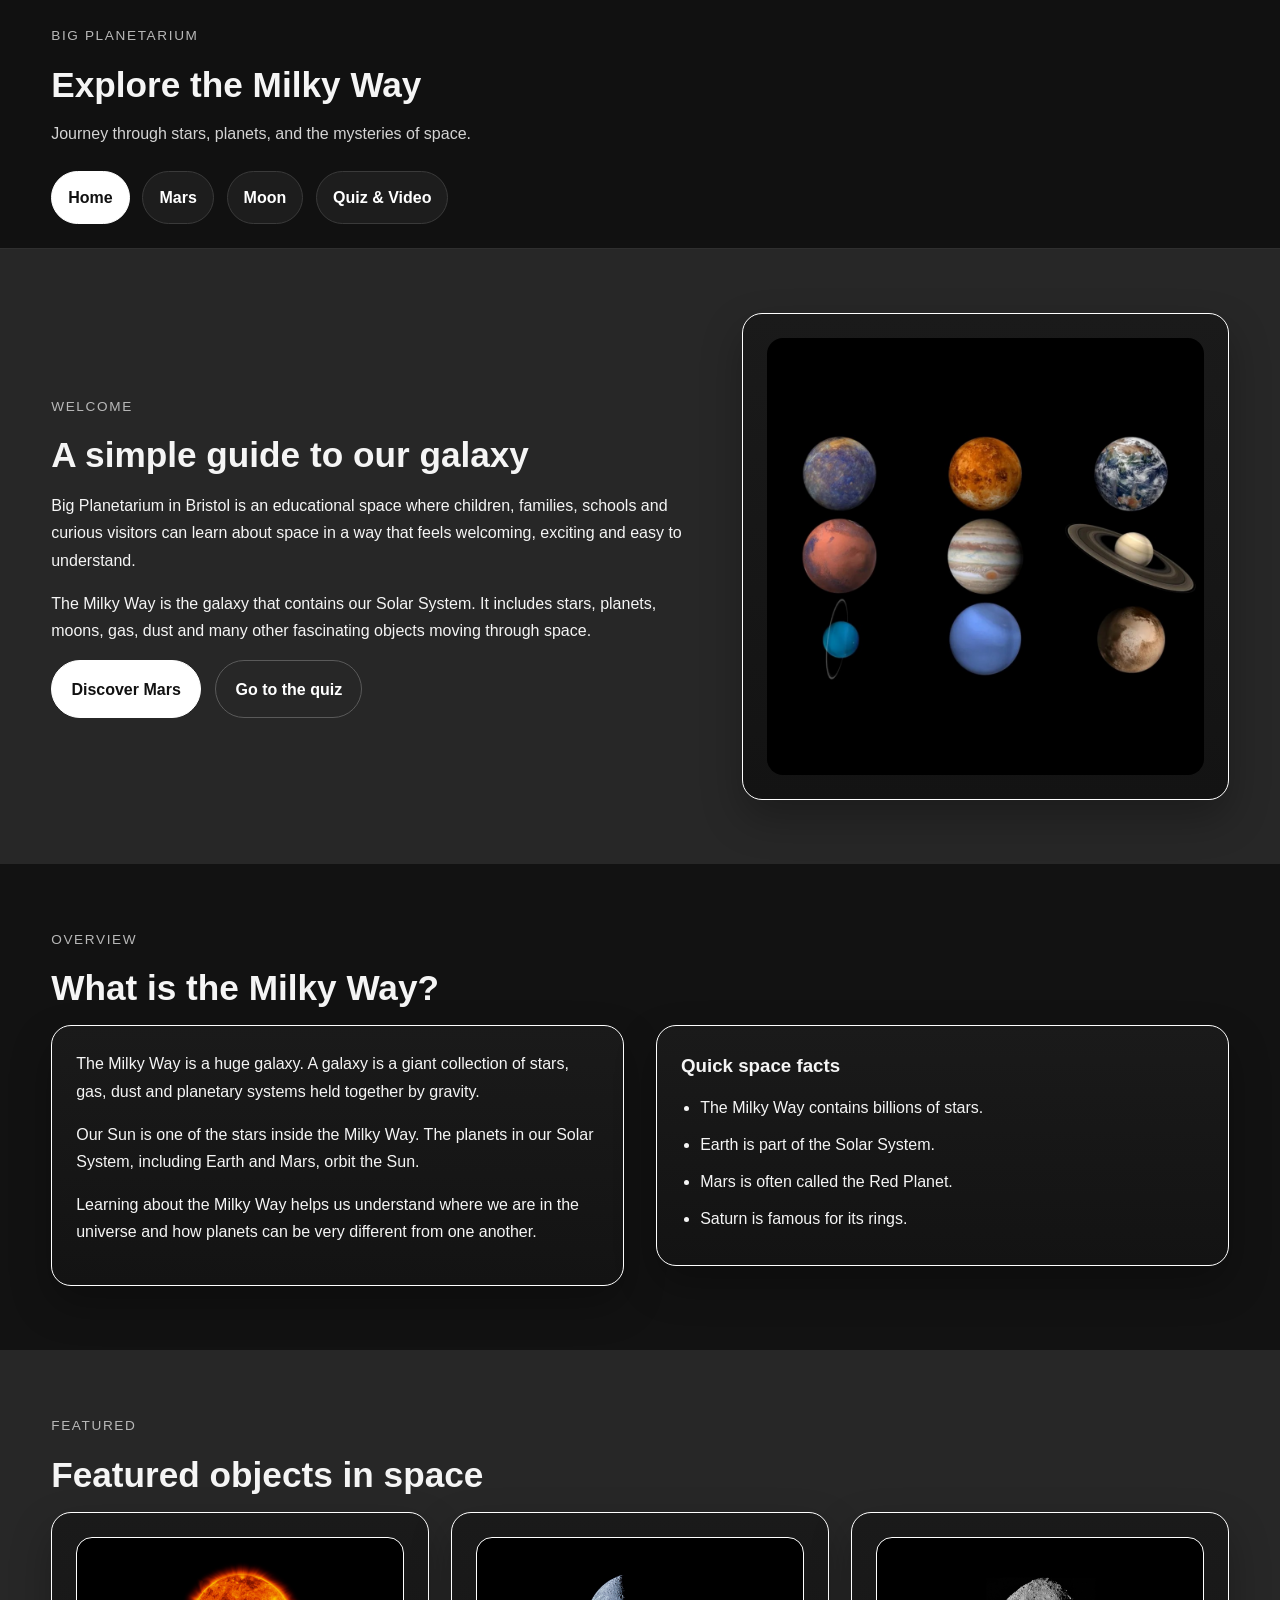
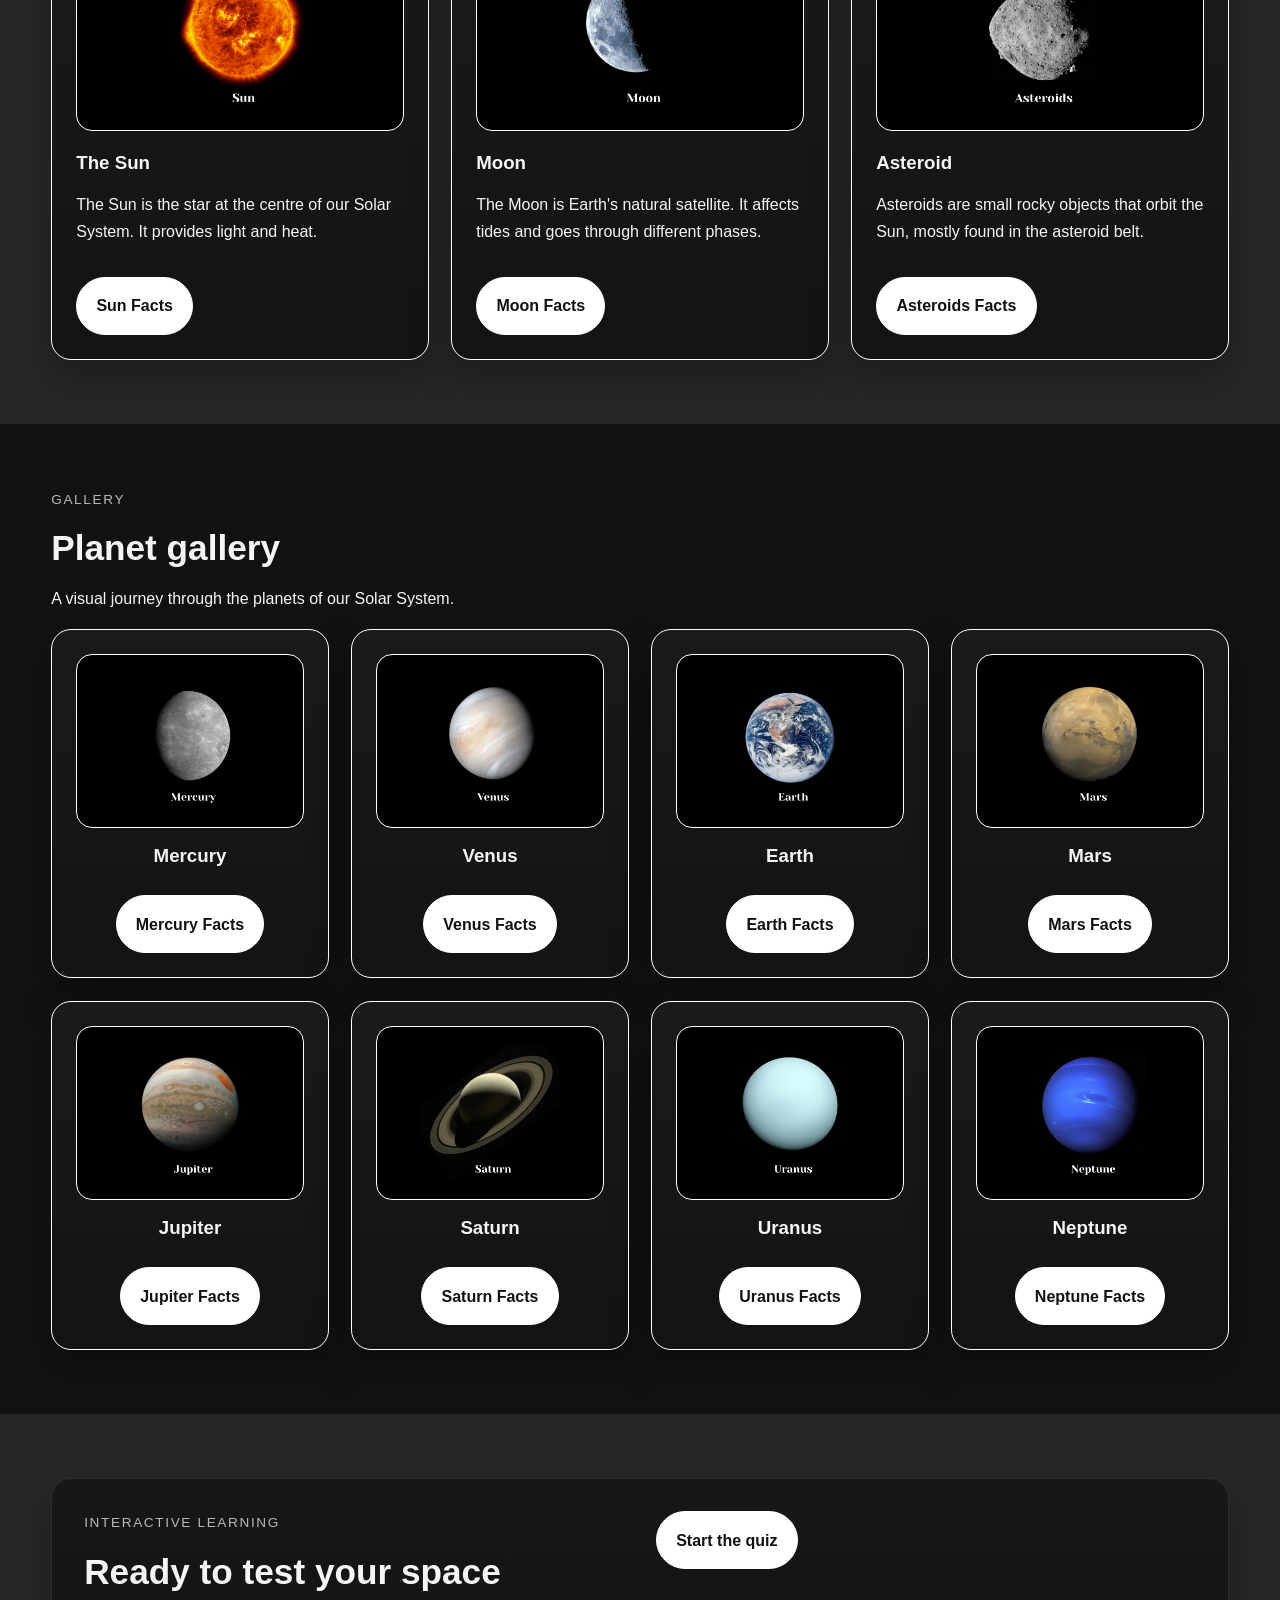
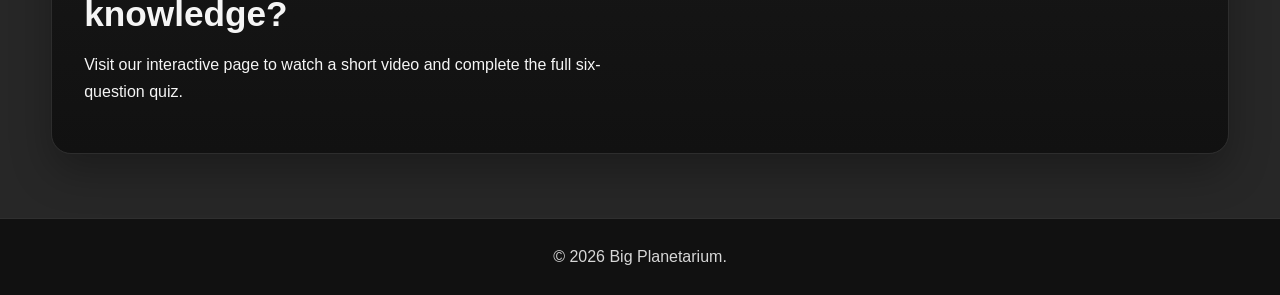
<file: Big Planetarium/index.html>
<!DOCTYPE html> <!-- Tells the browser that this file uses HTML5. -->
<html lang="en"> <!-- Start of the HTML document, with English as the main language. -->
  <head> <!-- Configuration section of the page, not directly visible in the content. -->
    <meta charset="UTF-8"> <!-- Sets character encoding to properly display accents and symbols. -->
    <meta name="viewport" content="width=device-width, initial-scale=1.0"> <!-- Makes the page responsive on mobile and tablets. -->
    <title>Big Planetarium | Home</title> <!-- Title that appears in the browser tab. -->
    <link rel="stylesheet" href="style.css"> <!-- Links the CSS file to style the page. -->
  </head>

  <body> <!-- Start of the visible content of the page. -->

    <a href="#main-content" class="skip-link">Skip to content</a> <!-- Accessibility link to jump directly to the main content. -->

    <header class="site-header"> <!-- Main header of the website. -->
      <div class="container header-layout"> <!-- Container that organizes the header content. -->

        <div class="branding"> <!-- Area with the site name and identity. -->
          <p class="eyebrow">BIG PLANETARIUM</p> <!-- Small text above the main title. -->
          <h1>Explore the Milky Way</h1> <!-- Main title of the page. -->
          <p class="tagline">Journey through stars, planets, and the mysteries of space.</p> <!-- Short sentence explaining the purpose of the site. -->
        </div>

        <nav aria-label="Main navigation"> <!-- Main navigation menu. -->
          <ul class="nav-list"> <!-- List of menu links. -->
            <li><a href="index.html" aria-current="page">Home</a></li> <!-- Link to the home page, marked as current page. -->
            <li><a href="mars.html">Mars</a></li> <!-- Link to the Mars page. -->
            <li><a href="moon.html">Moon</a></li> <!-- Link to the Moon page. -->
            <li><a href="visit.html">Quiz & Video</a></li> <!-- Link to the quiz and video page. -->
         </ul>
        </nav>

      </div>
    </header>

    <main id="main-content"> <!-- Main content of the page. -->

      <section class="hero"> <!-- First highlight section of the page. -->
        <div class="container hero-layout"> <!-- Container that organizes the main text and image. -->

          <div class="hero-text"> <!-- Main text area. -->
            <p class="section-label">WELCOME</p> <!-- Small label above the title. -->
            <h2>A simple guide to our galaxy</h2> <!-- Main section title. -->
            <p>
              Big Planetarium in Bristol is an educational space where children, families, schools and
              curious visitors can learn about space in a way that feels welcoming, exciting and easy to
              understand.
            </p> <!-- First paragraph explaining the purpose of the planetarium. -->
            <p>
              The Milky Way is the galaxy that contains our Solar System. It includes stars, planets,
              moons, gas, dust and many other fascinating objects moving through space.
            </p> <!-- Second paragraph explaining what the Milky Way is. -->

            <div class="button-group"> <!-- Group of action buttons. -->
              <a href="mars.html" class="button">Discover Mars</a> <!-- Button that leads to the Mars page. -->
              <a href="visit.html" class="button button-outline">Go to the quiz</a> <!-- Button that leads to the quiz page. -->
            </div>
          </div>

          <div class="hero-visual-card"> <!-- Container for the main section image. -->
            <img src="Planets/Planets.png" alt="Illustration of several planets in the Solar System"> <!-- Image showing several planets. -->
          </div>
          
        </div>
      </section>

      <section class="content-section content-section-soft"> <!-- Section with different background explaining the Milky Way. -->
        <div class="container"> <!-- Container that centers the content. -->
          <p class="section-label">OVERVIEW</p> <!-- Small section label. -->
          <h2 class="section-heading">What is the Milky Way?</h2> <!-- Section title. -->
          <div class="two-column"> <!-- Two-column layout. -->

            <div class="text-panel"> <!-- Left column with text. -->
              <p>
                The Milky Way is a huge galaxy. A galaxy is a giant collection of stars,
                gas, dust and planetary systems held together by gravity.
              </p> <!-- Explains what a galaxy is. -->

              <p>
                Our Sun is one of the stars inside the Milky Way. The planets in our Solar System,
                including Earth and Mars, orbit the Sun.
              </p> <!-- Explains the relationship between the Sun and planets. -->

              <p>
                Learning about the Milky Way helps us understand where we are in the universe
                and how planets can be very different from one another.
              </p> <!-- Explains why studying the Milky Way is important. -->
            </div>

            <aside class="info-panel"> <!-- Right column with quick information. -->
              <h3>Quick space facts</h3> <!-- Title of the side block. -->
              <ul class="styled-list"> <!-- List with quick facts. -->
                <li>The Milky Way contains billions of stars.</li> <!-- Fact 1 -->
                <li>Earth is part of the Solar System.</li> <!-- Fact 2 -->
                <li>Mars is often called the Red Planet.</li> <!-- Fact 3 -->
                <li>Saturn is famous for its rings.</li> <!-- Fact 4 -->
              </ul>
            </aside>

          </div>
        </div>
      </section>

      <section class="content-section"> <!-- Section with highlighted space objects. -->
        <div class="container"> <!-- Container that centers the content. -->
          <p class="section-label">FEATURED</p> <!-- Small section label. -->
          <h2 class="section-heading">Featured objects in space</h2> <!-- Section title. -->
          <div class="card-grid"> <!-- Grid with 3 cards. -->

            <div class="feature-card"> <!-- Sun card. -->
              <div class="feature-image-box"> <!-- Image container. -->
                <img src="Planets/Sun.png" alt="The Sun"> <!-- Sun image. -->
              </div>
              <h3>The Sun</h3> <!-- Object name. -->
              <p>The Sun is the star at the centre of our Solar System. It provides light and heat.</p> <!-- Description of the Sun. -->
              <a href="planets.html" class="button small-button">Sun Facts</a> <!-- Button leading to Sun facts page in progress. -->
            </div>

            <div class="feature-card"> <!-- Moon card. -->
              <div class="feature-image-box"> <!-- Image container. -->
                <img src="Planets/Moon.png" alt="The Moon"> <!-- Moon image. -->
              </div>
              <h3>Moon</h3> <!-- Object name -->
              <p>The Moon is Earth's natural satellite. It affects tides and goes through different phases.</p> <!-- Description of the Moon. -->
              <a href="moon.html" class="button small-button">Moon Facts</a> <!-- Button leading to Moon page. -->
            </div>

            <div class="feature-card"> <!-- Asteroid card -->
              <div class="feature-image-box"> <!-- Image container. -->
               <img src="Planets/Asteroid.png" alt="Asteroid in space"> <!-- Asteroid image. -->
              </div>
              <h3>Asteroid</h3> <!-- Object name. -->
             <p>Asteroids are small rocky objects that orbit the Sun, mostly found in the asteroid belt.</p> <!-- Description of asteroids. -->
             <a href="planets.html" class="button small-button">Asteroids Facts</a> <!-- Button leading to asteroid facts page in progress. -->
            </div>

          </div>
        </div>
      </section>

      <section class="content-section content-section-soft"> <!-- Planet gallery section. -->

        <div class="container"> <!-- Container that centers the content. -->
          <p class="section-label">GALLERY</p> <!-- Small section label. -->
          <h2 class="section-heading">Planet gallery</h2> <!-- Section title. -->
          <p class="section-intro">A visual journey through the planets of our Solar System.</p> <!-- Intro text for the gallery. -->

          <div class="planet-grid"> <!-- Grid with planet cards. -->

            <div class="planet-card"> <!-- Mercury card. -->
              <div class="planet-image-box">
                <img src="Planets/Mercury.png" alt="Mercury"> <!-- Mercury image. -->
              </div>
              <h3>Mercury</h3> <!-- Planet name. -->
              <a href="planets.html" class="button planet-button">Mercury Facts</a> <!-- Button for Mercury page in progress. -->
            </div>

            <div class="planet-card"> <!-- Venus card. -->
              <div class="planet-image-box">
                <img src="Planets/Venus.png" alt="Venus"> <!-- Venus image. -->
              </div>
              <h3>Venus</h3> <!-- Planet name. -->
              <a href="planets.html" class="button planet-button">Venus Facts</a> <!-- Button for Venus page in progress. -->
            </div>

            <div class="planet-card"> <!-- Earth card. -->
              <div class="planet-image-box">
                <img src="Planets/Earth.png" alt="Earth"> <!-- Earth image. -->
              </div>
              <h3>Earth</h3> <!-- Planet name -->
              <a href="planets.html" class="button planet-button">Earth Facts</a> <!-- Button for Earth page in progress. -->
            </div>

            <div class="planet-card"> <!-- Mars card. -->
              <div class="planet-image-box">
                <img src="Planets/Mars.png" alt="Mars"> <!-- Mars image. -->
              </div>
              <h3>Mars</h3> <!-- Planet name -->
              <a href="mars.html" class="button planet-button">Mars Facts</a> <!-- Button for Mars page. -->
            </div>

            <div class="planet-card"> <!-- Jupiter card. -->
              <div class="planet-image-box">
                <img src="Planets/Jupiter.png" alt="Jupiter"> <!-- Jupiter image. -->
              </div>
              <h3>Jupiter</h3> <!-- Planet name -->
              <a href="planets.html" class="button planet-button">Jupiter Facts</a> <!-- Button for Jupiter page in progress. -->
            </div>

            <div class="planet-card"> <!-- Saturn card. -->
              <div class="planet-image-box">
                <img src="Planets/Saturn.png" alt="Saturn"> <!-- Saturn image. -->
              </div>
              <h3>Saturn</h3> <!-- Planet name -->
              <a href="planets.html" class="button planet-button">Saturn Facts</a> <!-- Button for Saturn page in progress. -->
            </div>

            <div class="planet-card"> <!-- Uranus card. -->
              <div class="planet-image-box">
                <img src="Planets/Uranus.png" alt="Uranus"> <!-- Uranus image. -->
              </div>
              <h3>Uranus</h3> <!-- Planet name -->
              <a href="planets.html" class="button planet-button">Uranus Facts</a> <!-- Button for Uranus page in progress. -->
            </div>

            <div class="planet-card"> <!-- Neptune card. -->
              <div class="planet-image-box">
                <img src="Planets/Neptune.png" alt="Neptune"> <!-- Neptune image. -->
              </div>
              <h3>Neptune</h3> <!-- Planet name -->
              <a href="planets.html" class="button planet-button">Neptune Facts</a> <!-- Button for Neptune page in progress. -->
            </div>

          </div>
        </div>
      </section>

      <section class="content-section"> <!-- Final section inviting the user to interact with the quiz. -->
        <div class="container"> <!-- Container that centers the content. -->

          <div class="cta-box"> <!-- Highlighted call-to-action box. -->
            <div>
              <p class="section-label">INTERACTIVE LEARNING</p> <!-- Small section label. -->
              <h2>Ready to test your space knowledge?</h2> <!-- Call-to-action title. -->
              <p>Visit our interactive page to watch a short video and complete the full six-question quiz.</p> <!-- Text inviting the user to take the quiz. -->
            </div>

            <div>
              <a href="visit.html" class="button">Start the quiz</a> <!-- Button that leads to the quiz page. -->
            </div>
          </div>
        </div>
      </section>

    </main>

    <footer class="site-footer"> <!-- Page footer. -->
      <div class="container"> <!-- Container that centers the footer content. -->
        <p>&copy; 2026 Big Planetarium.</p> <!-- Copyright text. -->
      </div>
    </footer>

    <script src="script.js"></script> <!-- Links the JavaScript file. -->
  </body>
</html>
</file>
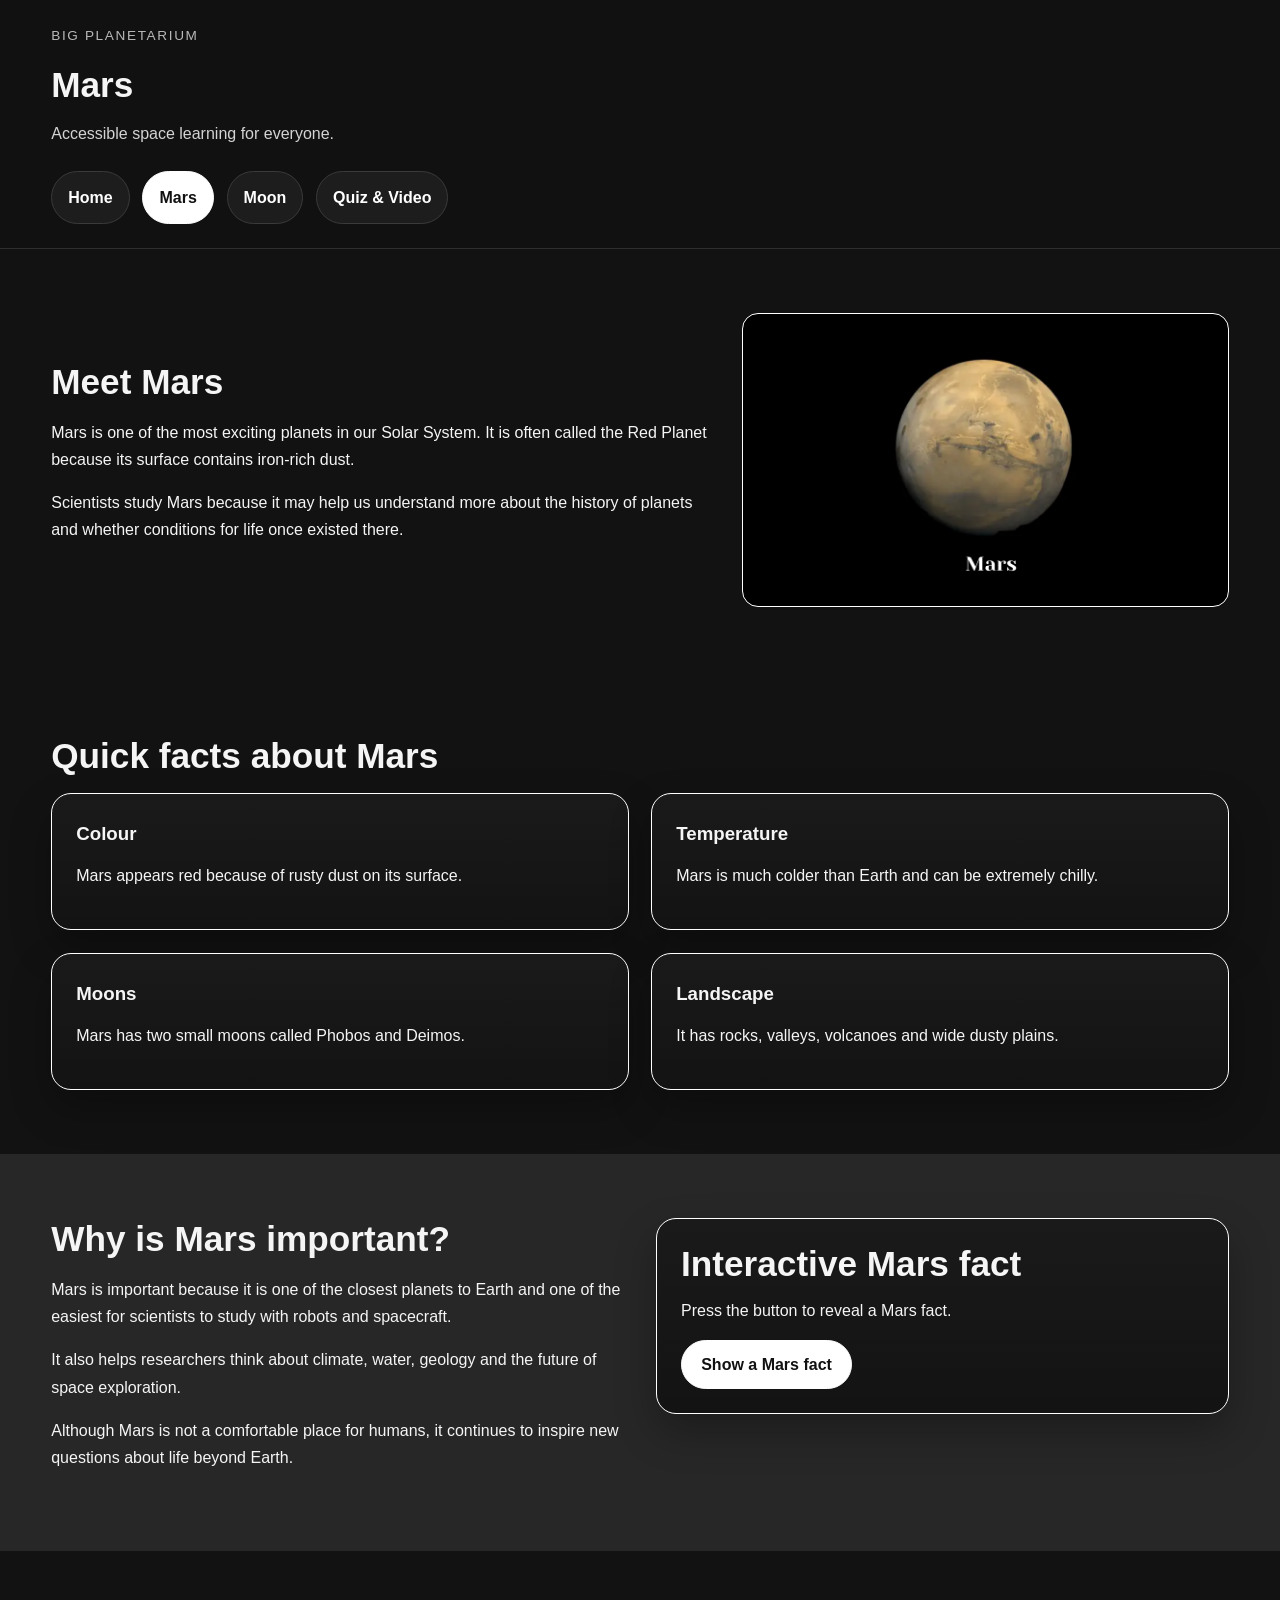
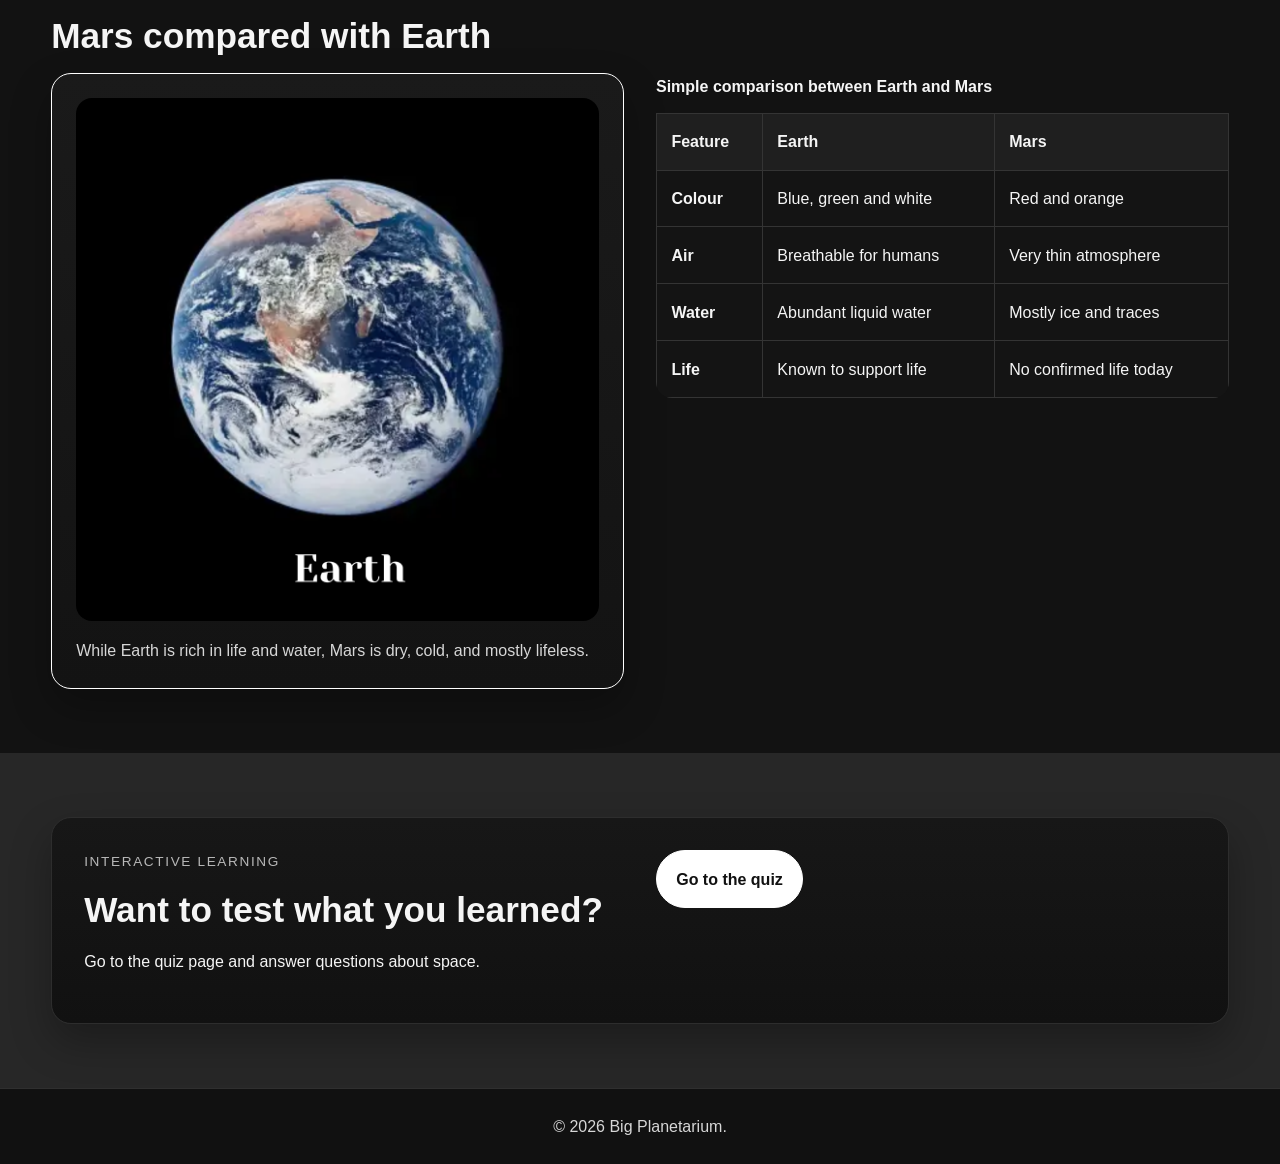
<file: Big Planetarium/mars.html>
<!DOCTYPE html> <!-- Tells the browser that this file uses HTML5. -->
<html lang="en"> <!-- Start of the HTML document, with main language set to English. -->
  <head> <!-- Page settings section, not directly visible in the content. -->
    <meta charset="UTF-8"> <!-- Defines character encoding to correctly display accents and symbols. -->
    <meta name="viewport" content="width=device-width, initial-scale=1.0"> <!-- Makes the page adapt better to mobile and tablets. -->
    <title>Big Planetarium | Mars</title> <!-- Title shown in the browser tab. -->
    <link rel="stylesheet" href="style.css"> <!-- Connects the CSS file to style the page. -->
  </head>

  <body> <!-- Start of the visible page content. -->

    <a class="skip-link" href="#main-content">Skip to main content</a> <!-- Accessibility link to skip directly to the main content. -->

    <header class="site-header"> <!-- Main site header. -->
      <div class="container header-layout"> <!-- Container that organizes the header content. -->

        <div class="branding"> <!-- Area with site name and identity. -->
          <p class="eyebrow">BIG PLANETARIUM</p> <!-- Small text above the main title. -->
          <h1>Mars</h1> <!-- Main page title. -->
          <p class="tagline">Accessible space learning for everyone.</p> <!-- Short sentence explaining the page purpose. -->
        </div>

        <nav aria-label="Main navigation"> <!-- Main navigation menu. -->
          <ul class="nav-list"> <!-- List of menu links. -->
            <li><a href="index.html">Home</a></li> <!-- Link to the home page. -->
            <li><a href="mars.html" aria-current="page">Mars</a></li> <!-- Link to Mars page, marked as current. -->
            <li><a href="moon.html">Moon</a></li> <!-- Link to Moon page. -->
            <li><a href="visit.html">Quiz & Video</a></li> <!-- Link to quiz and video page. -->
          </ul>
        </nav>

      </div>
    </header>

    <main id="main-content"> <!-- Main page content. -->

      <section class="page-banner"> <!-- First highlighted section of the page. -->
        <div class="container page-banner-layout"> <!-- Container that organizes text and main image. -->

          <div> <!-- Main text area. -->
            <h2>Meet Mars</h2> <!-- Section main title. -->
            <p>
              Mars is one of the most exciting planets in our Solar System. It is often called
              the Red Planet because its surface contains iron-rich dust.
            </p> <!-- First paragraph explaining why Mars is called the red planet. -->
            <p>
              Scientists study Mars because it may help us understand more about the history
              of planets and whether conditions for life once existed there.
            </p> <!-- Second paragraph explaining why Mars is important for science. -->
          </div>

          <div class="banner-planet"> <!-- Container for the main image of the section -->
            <img src="Planets/Mars.png" alt="Illustration of Mars, the red planet"> <!-- Image of Mars. -->
          </div>

        </div>
      </section>

      <section class="content-section content-section-soft"> <!-- Section with different background to highlight quick facts. -->
        <div class="container"> <!-- Container that centers the content. -->
          <h2 class="section-heading">Quick facts about Mars</h2> <!-- Section title. -->
          <div class="fact-grid"> <!-- Grid with fact cards. -->

            <article class="fact-card"> <!-- Card with fact about Mars colour. -->
              <h3>Colour</h3> <!-- Card title -->
              <p>Mars appears red because of rusty dust on its surface.</p> <!-- Text explaining the planet colour. -->
            </article>

            <article class="fact-card"> <!-- Card with fact about temperature. -->
              <h3>Temperature</h3> <!-- Card title. -->
              <p>Mars is much colder than Earth and can be extremely chilly.</p> <!-- Text explaining temperature. -->
            </article>

            <article class="fact-card"> <!-- Card with fact about moons. -->
              <h3>Moons</h3> <!-- Card title. -->
              <p>Mars has two small moons called Phobos and Deimos.</p> <!-- Text explaining how many moons Mars has. -->
            </article>

            <article class="fact-card"> <!-- Card with fact about landscape. -->
              <h3>Landscape</h3> <!-- Card title. -->
              <p>It has rocks, valleys, volcanoes and wide dusty plains.</p> <!-- Text explaining Mars surface. -->
            </article>

          </div>
        </div>
      </section>

      <section class="content-section"> <!-- Section with explanation and interaction. -->
        <div class="container"> <!-- Container that centers the content. -->
          <div class="feature-layout"> <!-- Two-column layout. -->

            <article> <!-- Left column with explanatory text. -->
              <h2>Why is Mars important?</h2> <!-- Section title. -->
              <p>
                Mars is important because it is one of the closest planets to Earth and one of
                the easiest for scientists to study with robots and spacecraft.
              </p> <!-- First paragraph explaining importance. -->
              <p>
                It also helps researchers think about climate, water, geology and the future of
                space exploration.
              </p> <!-- Second paragraph explaining what Mars teaches. -->
              <p>
                Although Mars is not a comfortable place for humans, it continues to inspire new
                questions about life beyond Earth.
              </p> <!-- Third paragraph explaining ongoing interest. -->
            </article>

            <aside class="interactive-panel" aria-labelledby="mars-fact-title"> <!-- Right column with interactive part. -->
              <h2 id="mars-fact-title">Interactive Mars fact</h2> <!-- Interactive section title. -->
              <p id="fact-text">Press the button to reveal a Mars fact.</p> <!-- Text that will be replaced by JavaScript. -->
              <button id="fact-button" class="button" type="button">Show a Mars fact</button> <!-- Button that triggers random fact. -->
            </aside>

          </div>
        </div>
      </section>

      <section class="content-section content-section-soft"> <!-- Section comparing Mars and Earth. -->
        <div class="container"> <!-- Container that centers the content. -->
          <h2 class="section-heading">Mars compared with Earth</h2> <!-- Section title. -->
          <div class="comparison-layout"> <!-- Layout with image and table. -->

            <figure class="comparison-figure"> <!-- Block that groups image and caption. -->
              <img src="Planets/Earth.png" alt="Illustration of Earth"> <!-- Image of Earth. -->
              <figcaption>While Earth is rich in life and water, Mars is dry, cold, and mostly lifeless.</figcaption> <!-- Image caption. -->
            </figure>

            <div class="comparison-table-wrapper"> <!-- Container that allows horizontal scroll if needed. -->
              <table class="comparison-table"> <!-- Comparison table. -->
                <caption>Simple comparison between Earth and Mars</caption> <!-- Table title. -->

                <thead> <!-- Table header comparing Earth and Mars. -->
                  <tr>
                    <th scope="col">Feature</th> <!-- First column. -->
                    <th scope="col">Earth</th> <!-- Second column. -->
                    <th scope="col">Mars</th> <!-- Third column. -->
                  </tr>
                </thead>

                <tbody> <!-- Table body with comparison data. -->
                  <tr>
                    <th scope="row">Colour</th> <!-- Feature name. -->
                    <td>Blue, green and white</td> <!-- Earth data. -->
                    <td>Red and orange</td> <!-- Mars data. -->
                  </tr>

                  <tr>
                    <th scope="row">Air</th> <!-- Feature name. -->
                    <td>Breathable for humans</td> <!-- Earth data. -->
                    <td>Very thin atmosphere</td> <!-- Mars data. -->
                  </tr>

                  <tr>
                    <th scope="row">Water</th> <!-- Feature name. -->
                    <td>Abundant liquid water</td> <!-- Earth data. -->
                    <td>Mostly ice and traces</td> <!-- Mars data. -->
                  </tr>

                  <tr>
                    <th scope="row">Life</th> <!-- Feature name. -->
                    <td>Known to support life</td> <!-- Earth data. -->
                    <td>No confirmed life today</td> <!-- Mars data. -->
                  </tr>
                </tbody>

              </table>
            </div>

          </div>
        </div>
      </section>

      <section class="content-section"> <!-- Final section inviting the user to go to the quiz. -->
        <div class="container"> <!-- Container that centers the content. -->

          <div class="cta-box"> <!-- Highlighted call-to-action box. -->
            <div>
              <p class="section-label">INTERACTIVE LEARNING</p> <!-- Small section label. -->
              <h2>Want to test what you learned?</h2> <!-- Call-to-action title. -->
              <p>Go to the quiz page and answer questions about space.</p> <!-- Text inviting the user to take the quiz. -->
            </div>

            <div>
              <a class="button" href="visit.html">Go to the quiz</a> <!-- Button that links to the quiz page. -->
            </div>
          </div>

        </div>
      </section>

    </main>

    <footer class="site-footer"> <!-- Page footer. -->
      <div class="container"> <!-- Container that centers footer content. -->
        <p>&copy; 2026 Big Planetarium.</p> <!-- Copyright text. -->
      </div>
    </footer>

    <script src="script.js" defer></script> <!-- Connects the JavaScript file. -->
  </body>
</html>
</file>
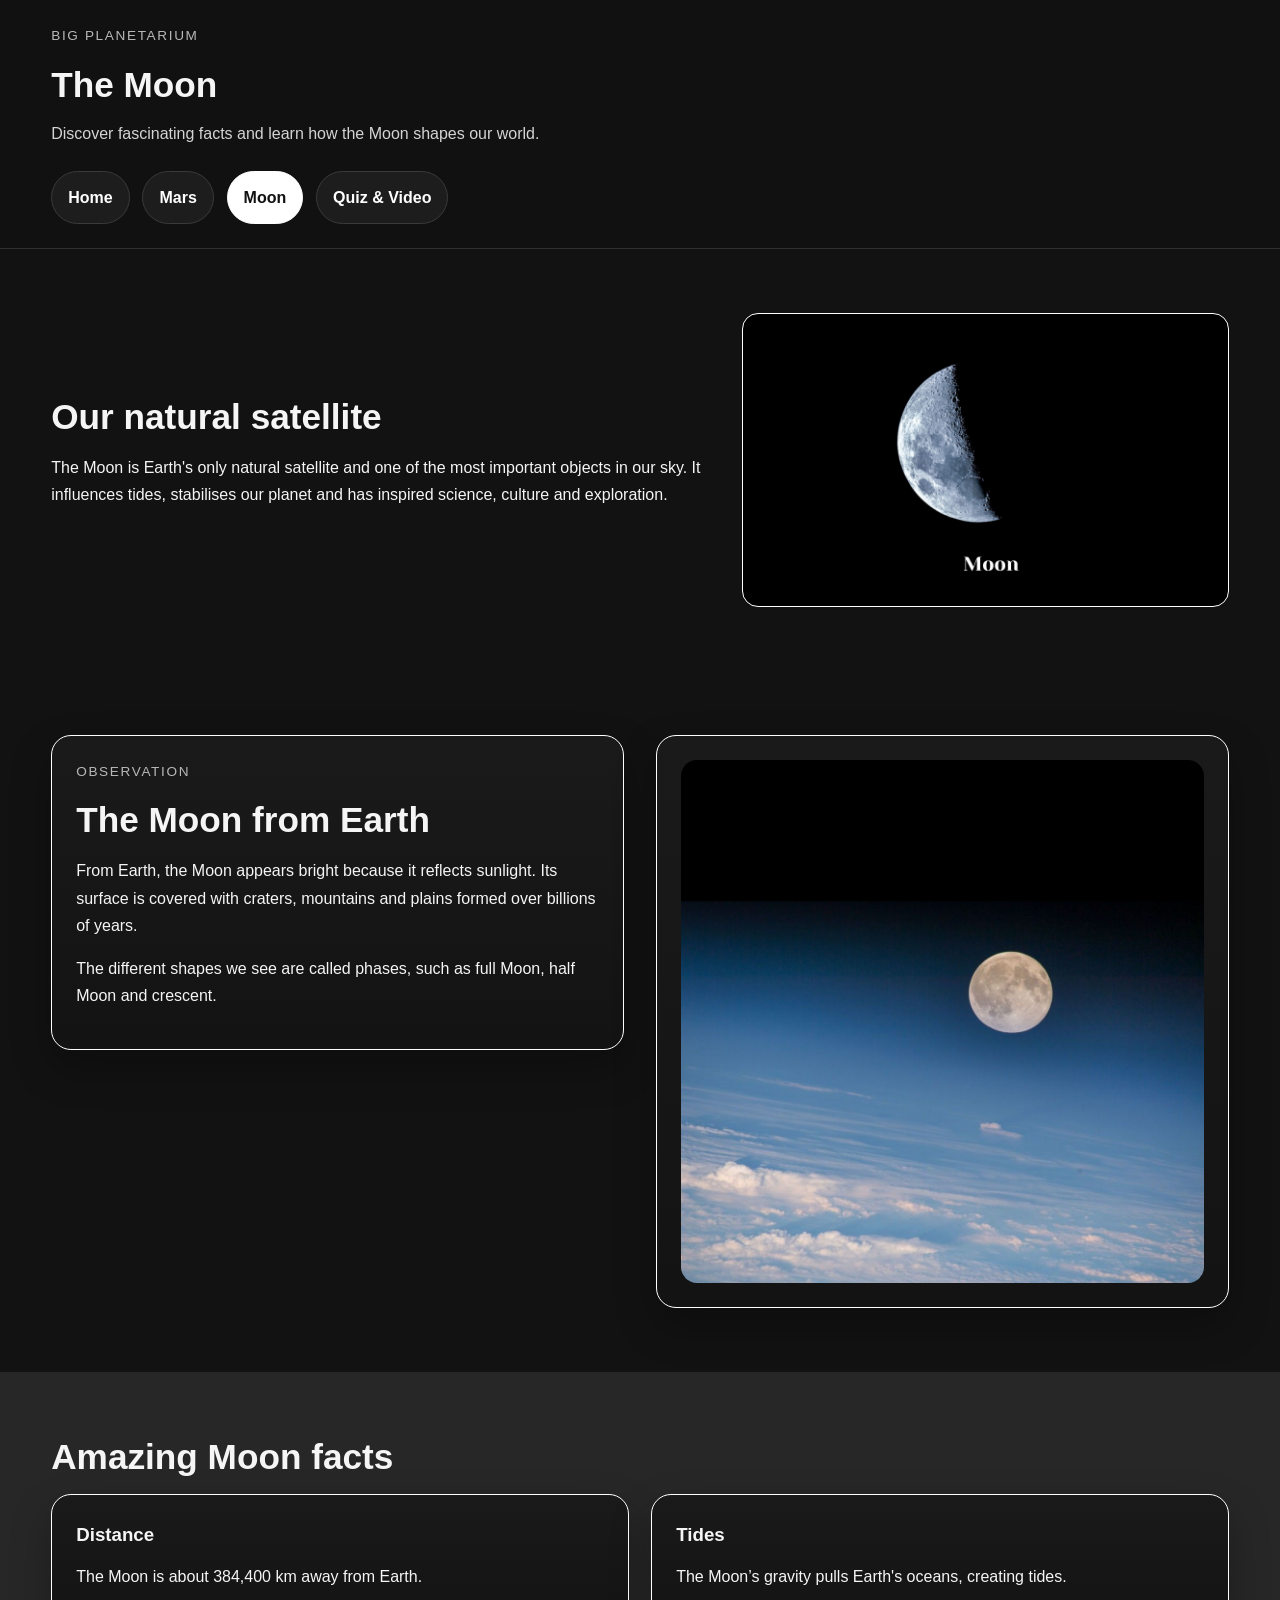
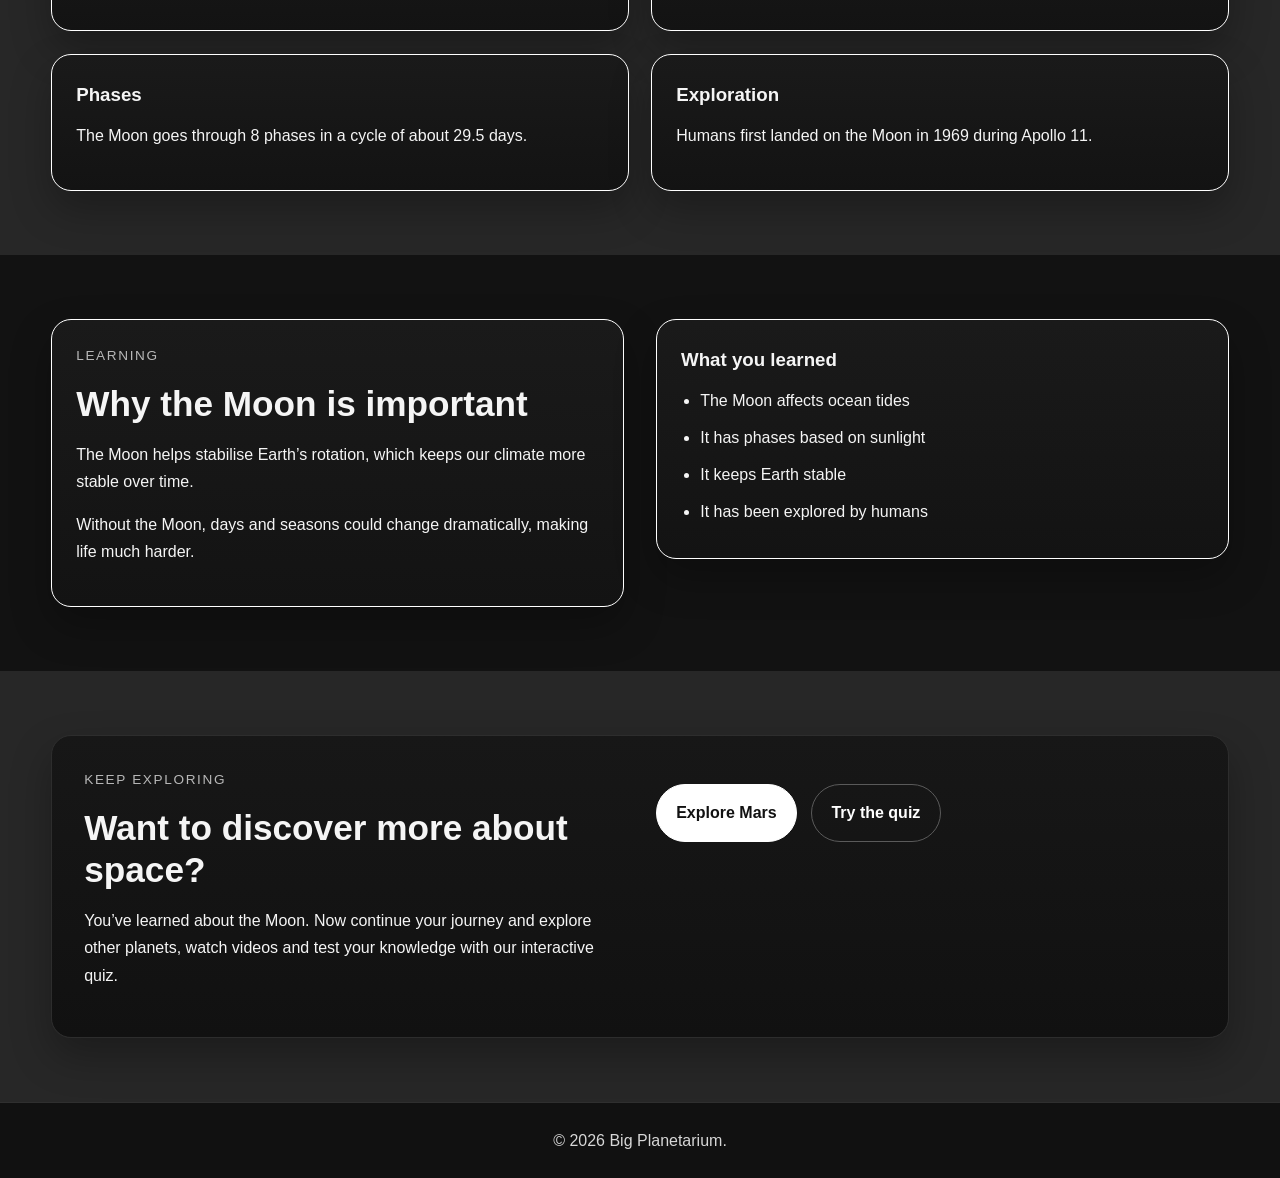
<file: Big Planetarium/moon.html>
<!DOCTYPE html> <!-- Tells the browser that this file uses HTML5, the current version of HTML. -->
<html lang="en"> <!-- Defines that the main language of the page is English, this helps screen readers and search engines. -->
  <head> <!-- Page settings section, not directly visible in the content. -->
    <meta charset="UTF-8"> <!-- Allows letters, accents and symbols to be displayed correctly. --> 
    <meta name="viewport" content="width=device-width, initial-scale=1.0"> <!-- Makes the page adjust well on mobile, tablet and desktop. -->
    <title>Big Planetarium | The Moon</title> <!-- Text shown in the browser tab. -->
    <link rel="stylesheet" href="style.css"> <!-- Connects the CSS file, which controls colors, sizes and layout. -->
  </head>

  <body> <!-- Everything inside the body appears to the user. -->

    <a href="#main-content" class="skip-link">Skip to content</a> <!-- Accessibility link that allows skipping directly to the main content. -->

    <header class="site-header"> <!-- Page header. -->
      <div class="container header-layout"> <!-- Container that centers and organizes the header content. -->
    
        <div class="branding"> <!-- Area that shows the site name and identity. -->
          <p class="eyebrow">BIG PLANETARIUM</p> <!-- Small text above the main title. -->
          <h1>The Moon</h1> <!-- Main title of this page. -->
          <p class="tagline">Discover fascinating facts and learn how the Moon shapes our world.</p> <!-- Short sentence explaining the page focus. -->
        </div>

        <nav aria-label="Main navigation"> <!-- Main site menu, aria-label helps screen readers understand this is navigation. -->
          <ul class="nav-list"> <!-- List that holds the menu links. -->
            <li><a href="index.html">Home</a></li> <!-- Link to return to the home page. -->
            <li><a href="mars.html">Mars</a></li> <!-- Link to the Mars page. -->
            <li><a href="moon.html" aria-current="page">Moon</a></li> <!-- Link to the Moon page. -->
            <li><a href="visit.html">Quiz & Video</a></li> <!-- Link to the quiz and video page. -->
          </ul>
        </nav>

      </div>
    </header>

    <main id="main-content"> <!-- Main content of the page, the id is used by the accessibility link above. -->

      <section class="page-banner"> <!-- First highlighted section of the page. --> 
        <div class="container page-banner-layout"> <!-- Container that organizes text and image side by side. -->

          <div> <!-- Area where the main text is. -->
            <h2>Our natural satellite</h2> <!-- Main title of the section. -->
            <p>
              The Moon is Earth's only natural satellite and one of the most important objects in our sky.
              It influences tides, stabilises our planet and has inspired science, culture and exploration.
            </p> <!-- Introductory text explaining why the Moon is important. -->
          </div>

          <div class="banner-planet"> <!-- Visual container that holds the main image. -->
            <img src="Planets/Moon.png" alt="Detailed view of the Moon surface"> <!-- Moon image, alt describes it for accessibility. -->
          </div>

        </div>
      </section>

      <section class="content-section content-section-soft"> <!-- New section with different background to separate content. -->   
        <div class="container"> <!-- Centers the content inside the section. -->     
          <div class="two-column"> <!-- Splits the content into two columns. -->

            <div class="text-panel"> <!-- Text panel. -->
              <p class="section-label">OBSERVATION</p> <!-- Small section label. -->
              <h2>The Moon from Earth</h2> <!-- Block title. -->
              <p>
                From Earth, the Moon appears bright because it reflects sunlight.
                Its surface is covered with craters, mountains and plains formed over billions of years.
              </p> <!-- Explains why the Moon shines and what its surface is like. -->
              <p>
                The different shapes we see are called phases, such as full Moon, half Moon and crescent.
              </p> <!-- Explains Moon phases. -->
            </div>

            <div class="hero-visual-card"> <!-- Container for the second image. -->
              <img src="Planets/TheMoon.png" alt="Full Moon above Earth atmosphere"> <!-- Another image of the Moon from Earth. -->
            </div>

          </div>
        </div>
      </section>

      <section class="content-section"> <!-- Section with quick facts. -->
        <div class="container"> <!-- Centers the content. -->
          <h2 class="section-heading">Amazing Moon facts</h2> <!-- Section title. -->
          <div class="fact-grid"> <!-- Grid that organizes fact cards. -->

            <div class="fact-card"> <!-- First card. -->
              <h3>Distance</h3> <!-- Fact title. -->
              <p>The Moon is about 384,400 km away from Earth.</p> <!-- Distance information. -->
            </div>

            <div class="fact-card"> <!-- Second card. -->
              <h3>Tides</h3> <!-- Fact title. -->
              <p>The Moon’s gravity pulls Earth's oceans, creating tides.</p> <!-- Explains tides. -->
            </div>

            <div class="fact-card"> <!-- Third card. -->
              <h3>Phases</h3> <!-- Fact title. -->
              <p>The Moon goes through 8 phases in a cycle of about 29.5 days.</p> <!-- Explains lunar cycle. -->
            </div>

            <div class="fact-card"> <!-- Fourth card. -->
              <h3>Exploration</h3> <!-- Fact title. -->
              <p>Humans first landed on the Moon in 1969 during Apollo 11.</p> <!-- Historical information. -->
            </div>

          </div>
        </div>
      </section>

      <section class="content-section content-section-soft"> <!-- Section with different background to highlight content. -->
        <div class="container"> <!-- Centers everything. -->
          <div class="two-column"> <!-- Splits the section into two parts. -->

            <div class="text-panel"> <!-- Text column. -->
              <p class="section-label">LEARNING</p> <!-- Small label. -->
              <h2>Why the Moon is important</h2> <!-- Section title. -->
              <p>
                The Moon helps stabilise Earth’s rotation, which keeps our climate more stable over time.
              </p> <!-- Explains why the Moon helps Earth. -->
              <p>
                Without the Moon, days and seasons could change dramatically, making life much harder.
              </p> <!-- Shows importance of the Moon for life. -->
            </div>

            <aside class="info-panel"> <!-- Side box with quick summary. -->
              <h3>What you learned</h3> <!-- Box title. -->
              <ul class="styled-list"> <!-- Review list. -->
                <li>The Moon affects ocean tides</li> <!-- Summary 1 -->
                <li>It has phases based on sunlight</li> <!-- Summary 2 -->
                <li>It keeps Earth stable</li> <!-- Summary 3 -->
                <li>It has been explored by humans</li> <!-- Summary 4 -->
              </ul>
            </aside>

          </div>
        </div>
      </section>



      <section class="content-section"> <!-- Final section with a different call focused on exploration. -->
        <div class="container">

          <div class="cta-box"> <!-- Highlighted visual box. -->
            <div>
              <p class="section-label">KEEP EXPLORING</p> <!-- Section label. -->
              <h2>Want to discover more about space?</h2> <!-- More exploratory title. -->
              <p>
                You’ve learned about the Moon. Now continue your journey and explore other
                planets, watch videos and test your knowledge with our interactive quiz.
              </p> <!-- Text connecting learning with next action. -->
            </div>

            <div class="button-group"> <!-- Two buttons to give options. -->
              <a href="mars.html" class="button">Explore Mars</a> <!-- Continue exploring. -->
              <a href="visit.html" class="button button-outline">Try the quiz</a> <!-- Go to the quiz. -->
            </div>

          </div>
        </div>
      </section>


    </main>

    <footer class="site-footer"> <!-- Page footer. -->
      <div class="container"> <!-- Centers footer content. -->
        <p>&copy; 2026 Big Planetarium.</p> <!-- Final text with rights and site name. -->
      </div>
    </footer>

  </body>
</html>
</file>
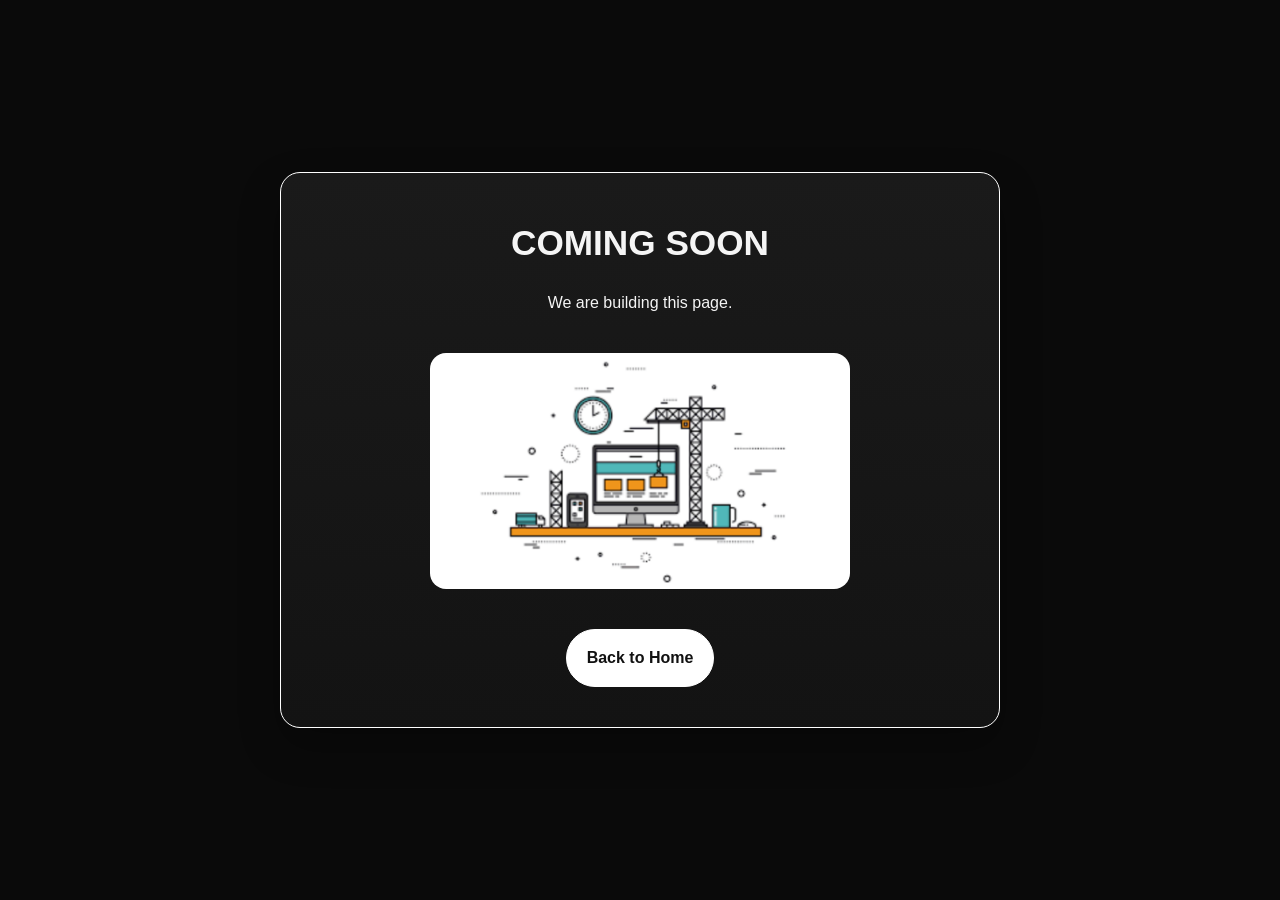
<file: Big Planetarium/planets.html>
<!DOCTYPE html> <!-- Defines that the document uses HTML5, the current web standard. -->
<html lang="en"> <!-- Sets the main language to English. -->
  <head> <!-- Page settings section. -->
    <meta charset="UTF-8"> <!-- Allows accents and special characters to display correctly. --> 
    <meta name="viewport" content="width=device-width, initial-scale=1.0"> <!-- Makes the page adapt to mobile, tablet and desktop. -->
    <title>Big Planetarium | Coming Soon</title> <!-- Name shown in the browser tab. -->
    <link rel="stylesheet" href="style.css"> <!-- Connects the CSS file that controls the page design. -->
  </head>

  <body> <!-- Everything visible starts here. -->
    <main class="coming-soon-page"> <!-- Main area of the page, used for structure and styling. -->

      <section class="coming-soon-card"> <!-- Central box that contains the page content. -->
        <h1>COMING SOON</h1> <!-- Main title to grab user attention. -->
        <p>We are building this page.</p> <!-- Text explaining that the page is still under construction. -->
        <img src="Planets/Page.png" alt="Page under construction"> <!-- Illustrative image, alt describes the image for accessibility. -->

        <div class="coming-soon-actions"> <!-- Area for buttons or user actions. -->
          <a href="index.html" class="button">Back to Home</a> <!-- Button that takes the user back to the home page. -->
        </div>
      </section>

    </main>
  </body>
</html>
</file>
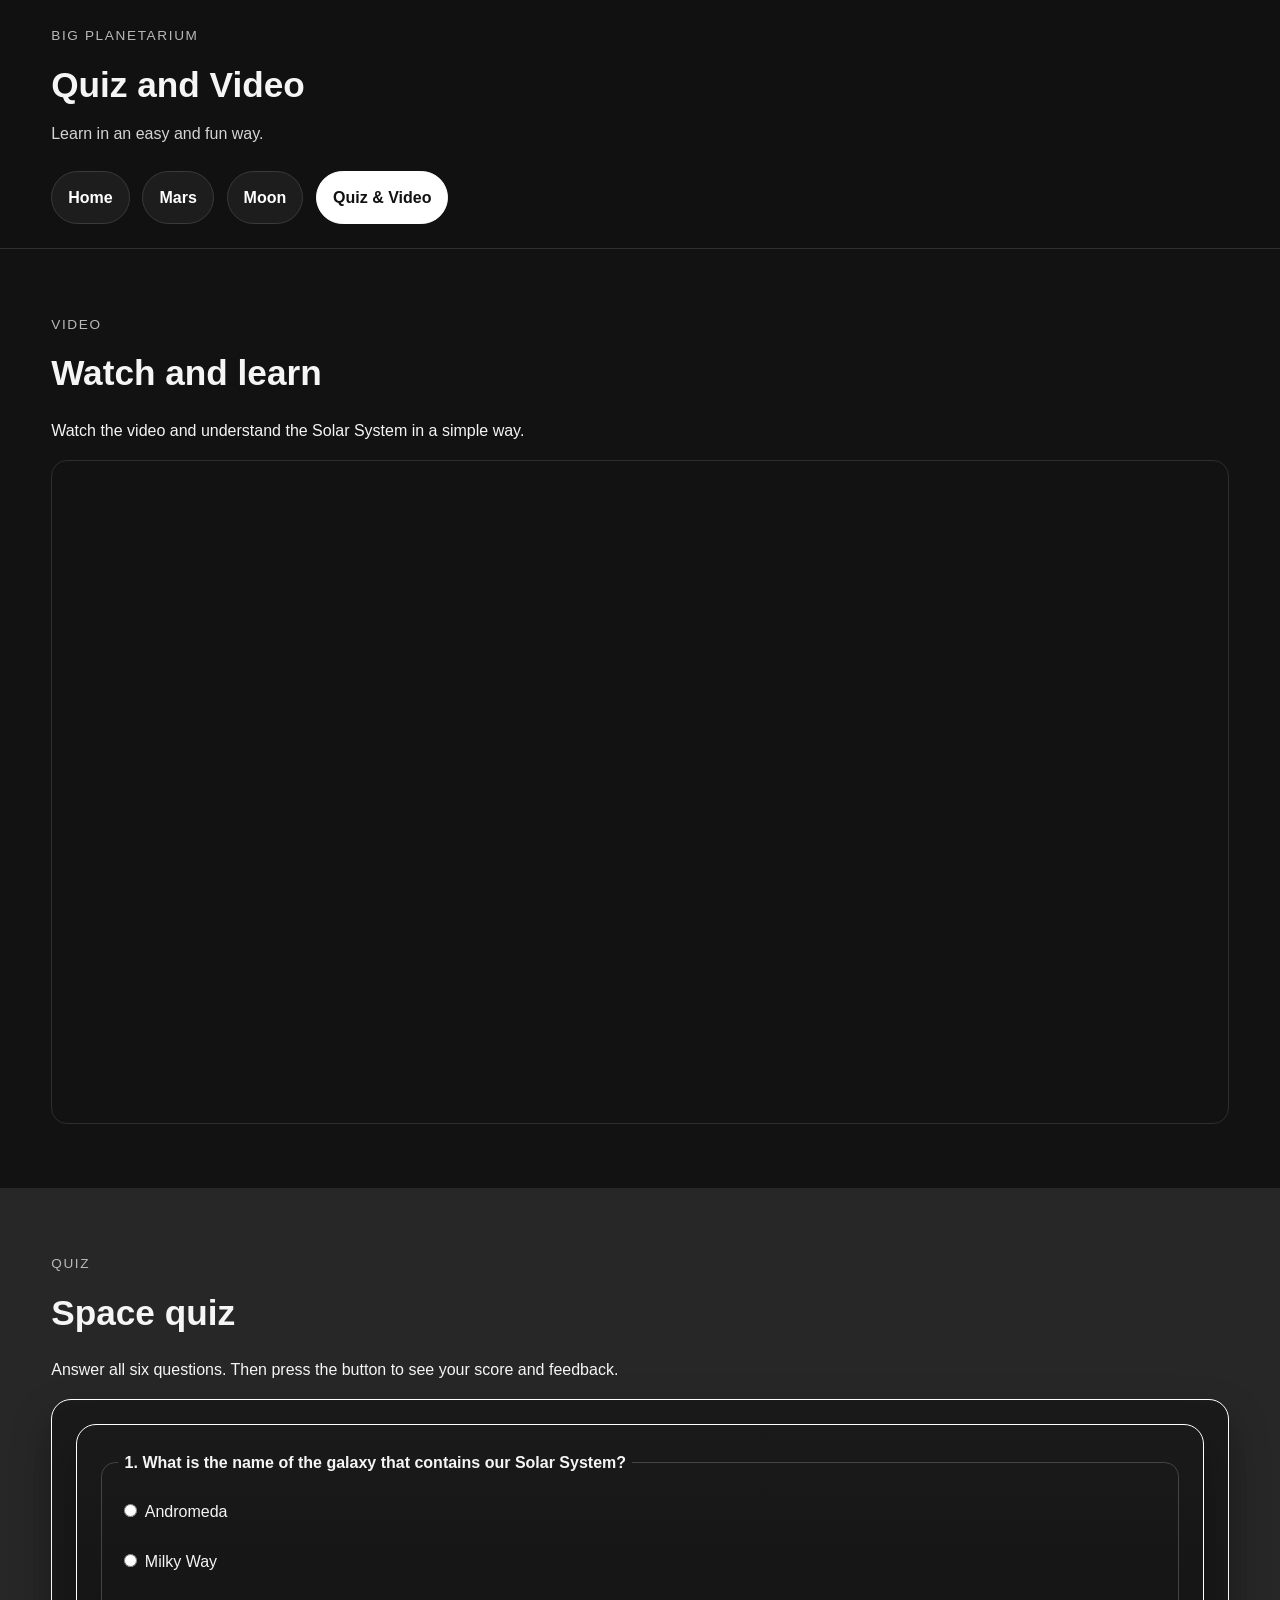
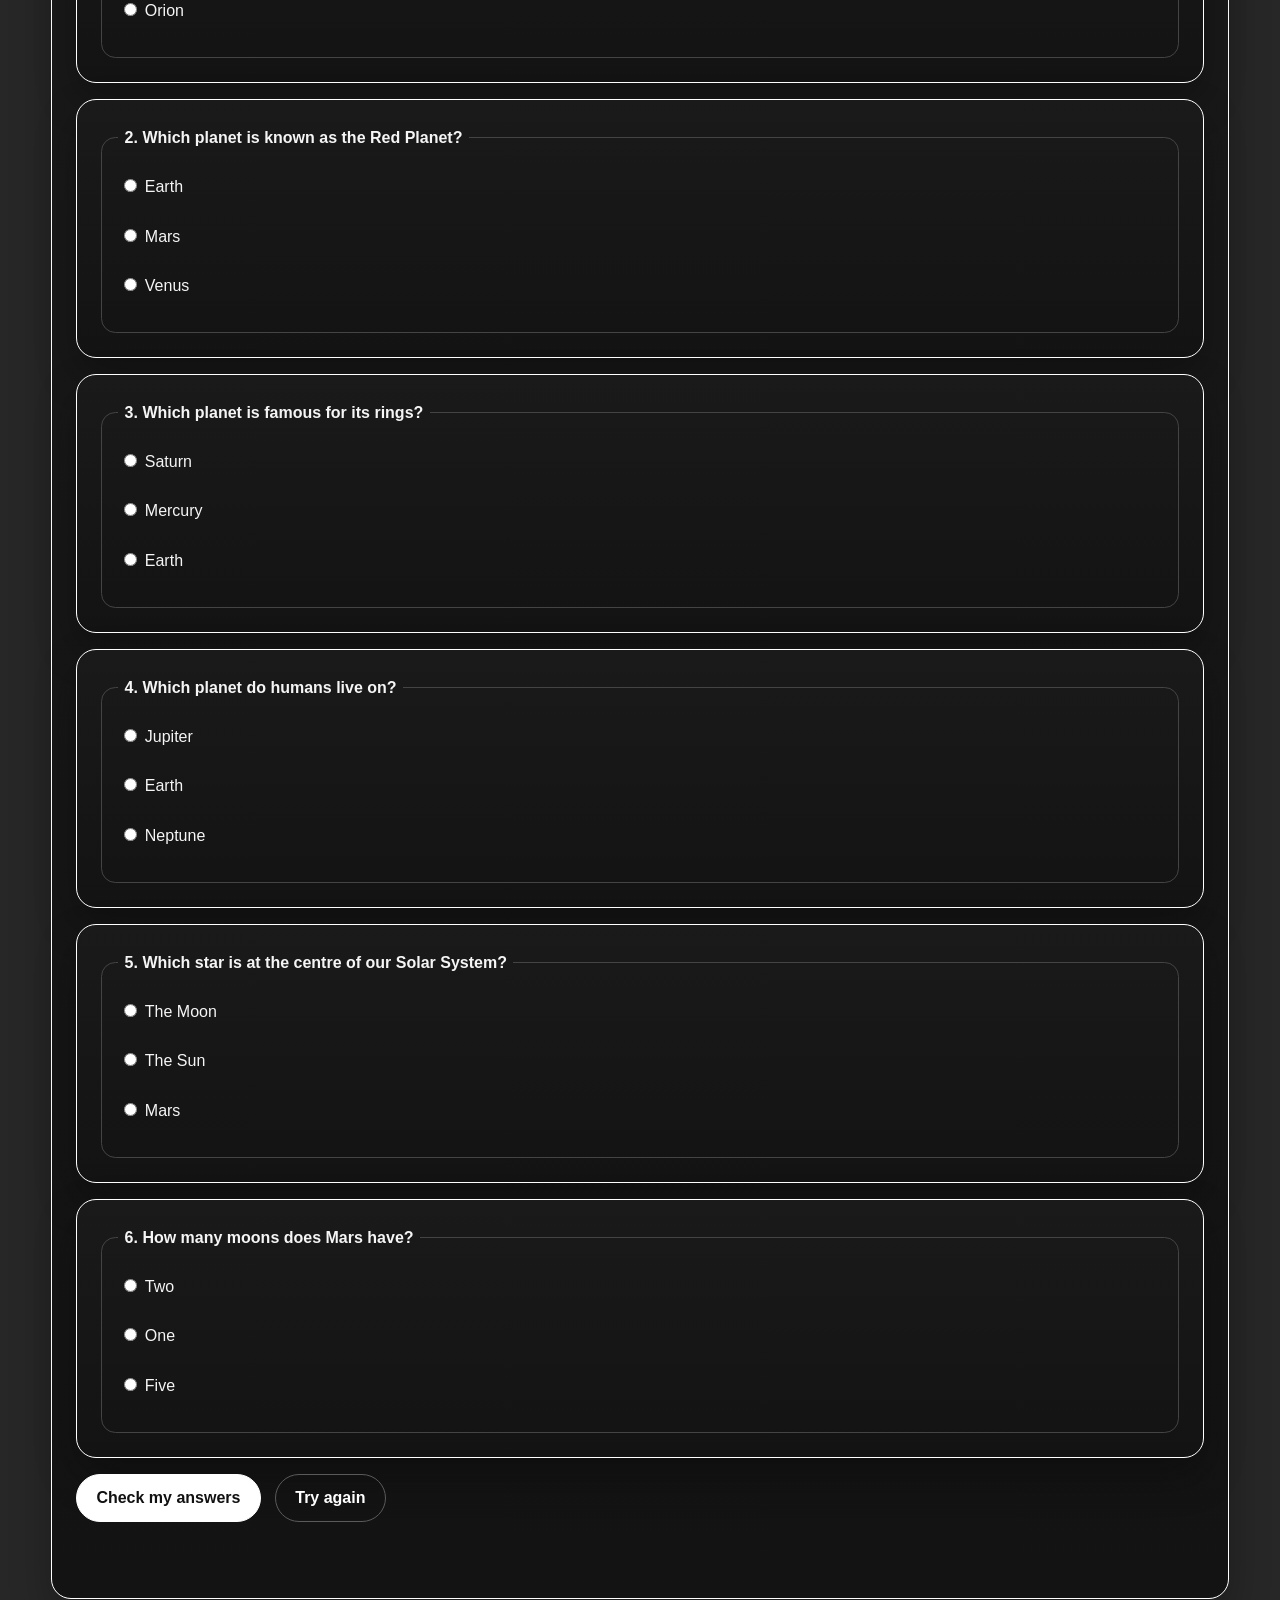
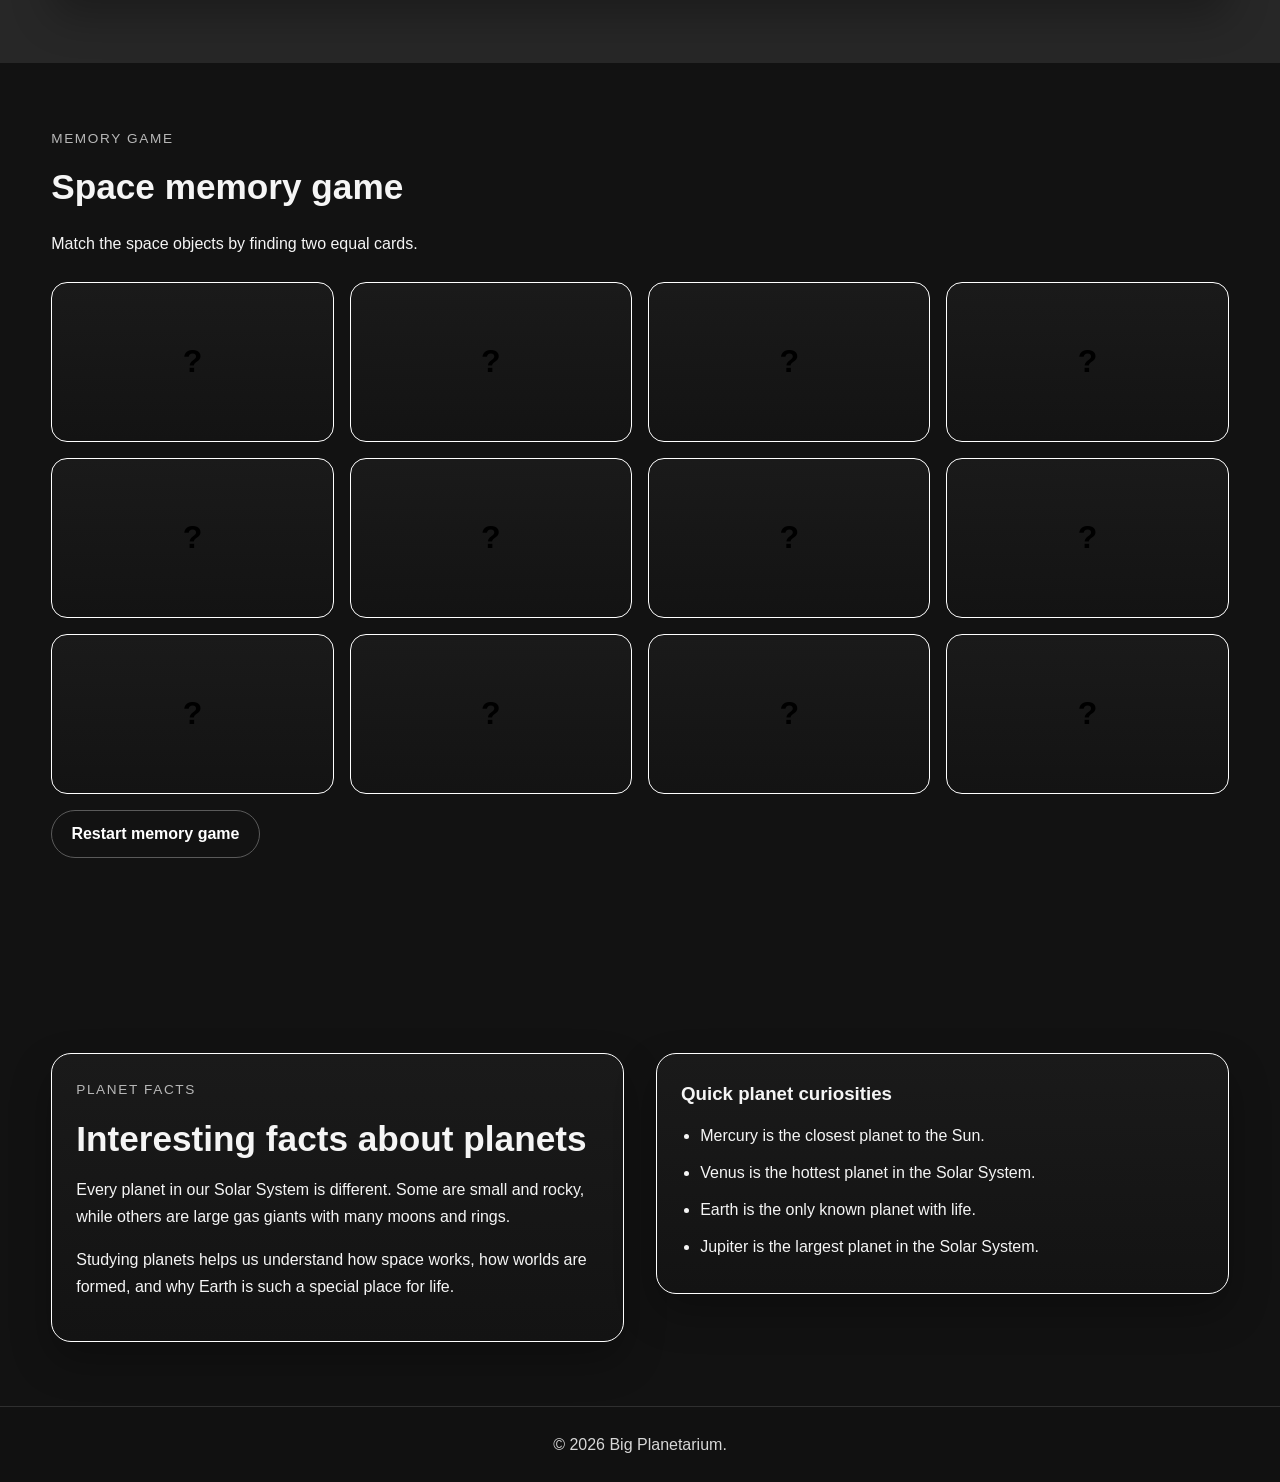
<file: Big Planetarium/visit.html>
<!DOCTYPE html> <!-- Defines that the document uses HTML5. -->
<html lang="en"> <!-- Sets the main language to English. -->

  <head> <!-- Page settings area. -->
    <meta charset="UTF-8"> <!-- Allows accents and special characters to display correctly. -->
    <meta name="viewport" content="width=device-width, initial-scale=1.0"> <!-- Makes the page work well on mobile and tablet. -->
    <title>Big Planetarium | Quiz and Video</title> <!-- Name shown in the browser tab. -->
    <link rel="stylesheet" href="style.css"> <!-- Connects the CSS responsible for the page design. -->
  </head>

  <body> <!-- Everything visible to the user. -->

    <a class="skip-link" href="#main-content">Skip to main content</a> <!-- Accessibility link to skip directly to the content. -->

    <header class="site-header"> <!-- Page header. -->
      <div class="container header-layout"> <!-- Centers and organizes the header content. -->
      
        <div class="branding"> <!-- Area with site name and identity. -->
          <p class="eyebrow">BIG PLANETARIUM</p> <!-- Small text above the title. -->
          <h1>Quiz and Video</h1> <!-- Main page title. -->
          <p class="tagline">Learn in an easy and fun way.</p> <!-- Short description. -->
        </div>

        <nav aria-label="Main navigation"> <!-- Main menu, with accessibility. -->
          <ul class="nav-list"> <!-- List of links. -->
            <li><a href="index.html">Home</a></li> <!-- Link to home page. -->
            <li><a href="mars.html">Mars</a></li> <!-- Link to Mars page. -->
            <li><a href="moon.html">Moon</a></li> <!-- Link to Moon page. -->
            <li><a href="visit.html" aria-current="page">Quiz & Video</a></li> <!-- Current page. -->
          </ul>
        </nav>

      </div>
    </header>

    <main id="main-content"> <!-- Main page content. -->

      <section class="content-section content-section-soft"> <!-- Video section.  -->
        <div class="container"> <!-- Centers content. -->
        
          <div class="section-heading"> <!-- Section title area. -->
            <p class="section-label">VIDEO</p> <!-- Label. -->
            <h2>Watch and learn</h2> <!-- Title. -->
          </div>

          <p>
            Watch the video and understand the Solar System in a simple way.
          </p> <!-- Video explanation. -->

          <div class="video-wrapper"> <!-- Box that keeps the video responsive. -->
            <!-- YouTube video link, with accessibility description and video permissions. -->
            <iframe
              src="https://www.youtube.com/embed/ya6Ko9bF5v8"
              title="Educational video about the Solar System"
              allow="accelerometer; autoplay; clipboard-write; encrypted-media; gyroscope; picture-in-picture"
              allowfullscreen> <!-- Allows fullscreen. -->
            </iframe>
          </div>

        </div>
      </section>

      <section class="content-section"> <!-- Quiz section. -->
        <div class="container"> <!-- Centers content. -->
        
          <div class="section-heading"> <!-- Section title. -->
            <p class="section-label">QUIZ</p> <!-- Label. -->
            <h2>Space quiz</h2> <!-- Title. -->
          </div>

          <p class="section-intro">
            Answer all six questions. Then press the button to see your score and feedback.
          </p> <!-- Instructions for the user. -->

          <form id="quiz-form" class="quiz-form"> <!-- Quiz form, controlled by JavaScript. -->
            <div id="quiz-container"></div> <!-- JavaScript will automatically insert the questions here. -->
            <div class="quiz-actions"> <!-- Button area. -->
              <button type="button" id="submit-quiz" class="button">Check my answers</button> <!-- Button to check answers. -->
              <button type="button" id="reset-quiz" class="button button-outline">Try again</button> <!-- Button to restart. -->
            </div>
            <div id="quiz-result" class="quiz-result" aria-live="polite"></div> <!-- Area where the quiz result appears. -->
          </form>

        </div>
      </section>

      <section class="content-section content-section-soft"> <!-- Memory game section. -->
        <div class="container"> <!-- Centers content. -->

          <div class="section-heading"> <!-- Section title. -->
            <p class="section-label">MEMORY GAME</p> <!-- Label. -->
            <h2>Space memory game</h2> <!-- Title. -->
          </div>

          <p class="section-intro">
            Match the space objects by finding two equal cards.
          </p> <!-- Instructions for the user. -->

          <div id="memory-game" class="memory-game"></div> <!-- JavaScript will create the cards here. -->

          <div class="quiz-actions"> <!-- Button area. -->
            <button type="button" id="reset-memory" class="button button-outline">Restart memory game</button> <!-- Button to restart the game. -->
          </div>

          <p id="memory-message" class="quiz-result" aria-live="polite"></p> <!-- Message shown when the user wins. -->

        </div>
      </section>

      <section class="content-section content-section-soft"> <!-- Extra section. -->
        <div class="container"> <!-- Centers. -->
    
          <div class="two-column"> <!-- Splits into two columns. -->
            <div class="text-panel"> <!-- Text column. -->
              <p class="section-label">PLANET FACTS</p> <!-- Label. -->
              <h2>Interesting facts about planets</h2> <!-- Title. -->
              <p>
                Every planet in our Solar System is different. Some are small and rocky, while others
                are large gas giants with many moons and rings.
              </p> <!-- Explanation. -->
              <p>
                Studying planets helps us understand how space works, how worlds are formed, and why
                Earth is such a special place for life.
              </p> <!-- Explanation. -->
            </div>

            <aside class="info-panel"> <!-- Side box with summary. -->
              <h3>Quick planet curiosities</h3> <!-- Title. -->
              <ul class="styled-list"> <!-- List. -->
                <li>Mercury is the closest planet to the Sun.</li> <!-- Item. -->
                <li>Venus is the hottest planet in the Solar System.</li>
                <li>Earth is the only known planet with life.</li>
                <li>Jupiter is the largest planet in the Solar System.</li>
              </ul>
            </aside>
          </div>

        </div>
      </section>

    </main>

    <footer class="site-footer"> <!-- Footer. -->
      <div class="container"> <!-- Centers. -->
        <p>&copy; 2026 Big Planetarium.</p> <!-- Final text. -->
      </div>
    </footer>

    <script src="script.js" defer></script> <!-- Connects JavaScript and ensures it loads after the HTML. -->
  </body>
</html>
</file>
<file: Big Planetarium/style.css>
/* Basic reset. Title of this part, here we start by clearing the browser's automatic styles. */
* { /* The asterisk selects all elements on the page. */
  box-sizing: border-box; /* Makes width and height include padding and border, helping control box sizes better. */
  margin: 0; /* Removes the automatic margins added by the browser. */
  padding: 0; /* Removes the automatic internal spacing. */
}

/* Page defaults */ /* General styles for the entire page. */
body { /* body is the main visible area of the site. */
  font-family: Arial, Helvetica, sans-serif; /* Defines the text font. */
  line-height: 1.7; /* Increases the space between lines to make reading easier. */
  background-color: #272727; /* Defines the general background color of the page. */
  color: #f5f5f5; /* Defines the default text color. */
}

img { /* Rules for all images. */
  display: block; /* Makes the image behave like a block, avoiding strange spaces. */
  max-width: 100%; /* Prevents the image from going beyond the size of its container. */
  height: auto; /* Keeps the image's original proportion. */
}

.container { /* Class used to center and limit width. */
  width: min(92%, 1180px); /* The width will be 92% of the screen, but never larger than 1180px. */
  margin: 0 auto; /* Centers horizontally. */
}

/* Skip link */ /* Hidden link that helps accessibility. */
.skip-link { /* Class for the link that jumps directly to the main content. */
  position: absolute; /* Removes the link from the normal flow so it can be hidden. */
  left: 1rem; /* Adds a small space from the left. */
  top: -100px; /* Hides the link above the screen. */
  background: #ffffff; /* White background so it is visible when it appears. */
  color: #000000; /* Black text for contrast. */
  padding: 0.8rem 1rem; /* Internal spacing to make it look like a button. */
  border-radius: 0.5rem; /* Rounded corners. */
  text-decoration: none; /* Removes the default underline from the link. */
  z-index: 1000; /* Ensures it stays above other elements. */
}

.skip-link:focus { /* When someone uses the keyboard and selects this link. */
  top: 1rem; /* The link appears on screen. */
}

/* Focus - Focus style for accessibility. */
a:focus,
button:focus,
input:focus { /* When a link, button or input receives keyboard focus. */
  outline: 3px solid #ffffff; /* Draws a white outline around it. */
  outline-offset: 3px; /* Moves the outline slightly away from the element. */
}

/* Header */ /* Top area of the site. */
.site-header { /* Main header. */
  background-color: #111111; /* Dark background. */
  border-bottom: 1px solid #2f2f2f; /* Thin line underneath to separate it from the rest. */
  padding: 1.5rem 0; /* Spacing at the top and bottom. */
}

.header-layout,
.site-header .container { /* Internal header organization, also covers pages that only use .container in the header. */
  display: grid; /* Uses grid to organize the elements better. */
  gap: 1.5rem; /* Space between grid items. */
}

.eyebrow,
.section-label { /* Shared style between small labels. */
  font-size: 0.85rem; /* Smaller text. */
  letter-spacing: 0.12em; /* Increases spacing between letters. */
  text-transform: uppercase; /* Makes everything uppercase. */
  color: #b8b8b8; /* Light grey color. */
  margin-bottom: 0.5rem; /* Space below. */
}

.branding h1 { /* Main title inside the branding area. */
  font-size: 2.2rem; /* Large size. */
  margin-bottom: 0.3rem; /* Space below the title. */
}

.tagline { /* Short sentence below the title. */
  color: #d4d4d4; /* Softer color. */
  max-width: 45rem; /* Limits the width so it does not become too long. */
}

/* Navigation */ /* Menu style. */
.nav-list { /* List that contains menu items. */
  list-style: none; /* Removes list bullets. */
  display: flex; /* Places items side by side. */
  flex-wrap: wrap; /* Allows items to wrap if they do not fit. */
  gap: 0.8rem; /* Space between items. */
}

.nav-list a { /* Style for menu links. */
  text-decoration: none; /* Removes underline. */
  color: #ffffff; /* White text. */
  background-color: #1d1d1d; /* Dark background. */
  border: 1px solid #3a3a3a; /* Thin border. */
  padding: 0.75rem 1rem; /* Internal spacing. */
  border-radius: 999px; /* Makes the button very rounded. */
  font-weight: 700; /* Bold text. */
  display: inline-block; /* Makes the link behave like a button. */
}

.nav-list a:hover,
.nav-list a:focus { /* When hovering with the mouse or selecting with keyboard. */
  background-color: #2b2b2b; /* Background becomes slightly lighter. */
}

.nav-list a[aria-current="page"] { /* Link of the current page. */
  background-color: #ffffff; /* White background. */
  color: #111111; /* Dark text. */
  border-color: #ffffff; /* White border. */
}

/* Sections */ /* Default spacing for sections. */
.hero,
.content-section,
.page-banner { /* These three areas use the same vertical spacing. */
  padding: 4rem 0; /* Space at the top and bottom. */
}

.content-section-soft,
.page-banner,
.alt-section { /* Sections with alternative background. */
  background-color: #121212; /* Slightly different background to visually separate the area. */
}

.section-heading { /* Section title. */
  margin-bottom: 1.4rem; /* Space below the title. */
}

.section-intro { /* Short introductory text. */
  margin-bottom: 1.5rem; /* Space below. */
  max-width: 50rem; /* Limits the width to improve readability. */
}

/* Layouts - Grid structures. */
.hero-layout,
.two-column,
.feature-layout,
.comparison-layout,
.page-banner-layout,
.cta-box { /* All these blocks use grid. */
  display: grid; /* Activates grid. */
  gap: 2rem; /* Space between columns or rows. */
}

.hero-layout,
.page-banner-layout { /* Main highlight layouts. */
  grid-template-columns: 1.15fr 0.85fr; /* Splits into two columns, with the left one larger. */
  align-items: center; /* Vertically aligns items to the center. */
}

.two-column,
.feature-layout,
.comparison-layout,
.cta-box { /* Layouts with two equal columns. */
  grid-template-columns: 1fr 1fr; /* Two columns of the same size. */
  align-items: start; /* Aligns items to the top. */
}

.hero-text h2,
.page-banner h2,
.content-section h2 { /* Large section titles. */
  font-size: 2.2rem; /* Large size. */
  line-height: 1.2; /* More compact line height. */
  margin-bottom: 1rem; /* Space below. */
}

.hero-text p,
.page-banner p,
.content-section p { /* Paragraphs inside these areas. */
  margin-bottom: 1rem; /* Space below each paragraph. */
}

/* Panels and cards - Visual cards and boxes. */
.hero-visual-card,
.text-panel,
.info-panel,
.feature-card,
.planet-card,
.fact-card,
.interactive-panel,
.comparison-figure,
.quiz-form,
.quiz-question { /* All these elements share the same visual style. */
  background: linear-gradient(180deg, #1a1a1a 0%, #131313 100%); /* Dark gradient background. */
  border: 1px solid #ffffff; /* White border. */
  border-radius: 1.25rem; /* Rounded corners. */
  box-shadow: 0 18px 40px rgba(0, 0, 0, 0.28); /* Shadow to add depth. */
}

.hero-visual-card,
.text-panel,
.info-panel,
.feature-card,
.planet-card,
.fact-card,
.interactive-panel,
.comparison-figure,
.quiz-form,
.quiz-question { /* Same group of elements. */
  padding: 1.5rem; /* Internal spacing. */
}

.hero-visual-card img { /* Main image inside the visual card. */
  width: 100%; /* Uses all available width inside the box. */
  border-radius: 1rem; /* Rounded corners on the image. */
}

.info-panel h3,
.feature-card h3,
.planet-card h3,
.fact-card h3,
.interactive-panel h2 { /* Titles inside cards. */
  margin-bottom: 0.75rem; /* Space below the title. */
}

/* Lists */ /* Lists. */
.styled-list { /* Styled list. */
  padding-left: 1.2rem; /* Adds left space for markers and indentation. */
}

.styled-list li { /* Each list item. */
  margin-bottom: 0.6rem; /* Space below each item. */
}

/* Grids - Card grids. */
.card-grid,
.planet-grid,
.fact-grid { /* Three different grids. */
  display: grid; /* Uses grid to organize cards. */
  gap: 1.4rem; /* Space between cards. */
}

.card-grid { /* Grid for main cards. */
  grid-template-columns: repeat(3, 1fr); /* 3 equal columns. */
}

.planet-grid { /* Planet grid. */
  grid-template-columns: repeat(4, 1fr); /* 4 equal columns. */
}

.fact-grid { /* Fact grid. */
  grid-template-columns: repeat(2, 1fr); /* 2 equal columns. */
}

/* Feature cards */ /* Highlight cards. */
.feature-card { /* Each highlighted card. */
  display: flex; /* Uses flexbox. */
  flex-direction: column; /* Stacks elements vertically. */
  height: 100%; /* Makes all cards try to occupy the same height. */
}

.feature-image-box { /* Card image container. */
  background-color: #000000; /* Black background. */
  border: 1px solid #ffffff; /* White border. */
  border-radius: 1rem; /* Rounded corners. */
  padding: 1rem; /* Internal spacing. */
  margin-bottom: 1rem; /* Space below the image. */
}

.feature-image-box img { /* Image inside the box. */
  width: 160px; /* Defines fixed image size. */
  margin: 0 auto; /* Centers horizontally. */
}

/* Planet cards */ /* Planet gallery cards. */
.planet-card { /* Each planet card. */
  display: flex; /* Uses flexbox. */
  flex-direction: column; /* Organizes from top to bottom. */
  text-align: center; /* Centers the text. */
  align-items: center; /* Centers items horizontally. */
  gap: 0.75rem; /* Space between items. */
  transition: transform 0.25s ease, box-shadow 0.25s ease; /* Smooth animation on hover. */
}

.planet-card:hover { /* When hovering over the card. */
  transform: translateY(-5px); /* Moves the card up slightly. */
  box-shadow: 0 22px 44px rgba(0, 0, 0, 0.35); /* Increases the shadow. */
}

.planet-image-box { /* Internal image box for the planet. */
  width: 100%; /* Takes the full width of the card. */
  background-color: #000000; /* Black background. */
  border: 1px solid #ffffff; /* White border. */
  border-radius: 1rem; /* Rounded corners. */
  padding: 1rem; /* Internal spacing. */
}

.planet-image-box img { /* Planet image. */
  width: 140px; /* Defines the size. */
  margin: 0 auto; /* Centers it. */
}

.planet-button { /* Button inside planet cards. */
  margin-top: auto; /* Pushes the button down, helping all cards align. */
}

/* Links */ /* Text links. */
.text-link { /* Simple links inside text. */
  color: #ffffff; /* White color. */
  font-weight: 700; /* Bold. */
}

/* Buttons */ /* Buttons. */
.button-group,
.quiz-actions,
.coming-soon-actions { /* Button group. */
  display: flex; /* Organizes side by side. */
  flex-wrap: wrap; /* Wraps if needed. */
  gap: 0.9rem; /* Space between buttons */
  margin-top: 1rem; /* Space above. */
}

.button { /* Default button style. */
  display: inline-block; /* Makes the link look like a button. */
  border: 1px solid #ffffff; /* White border. */
  cursor: pointer; /* Click cursor. */
  background-color: #ffffff; /* White background. */
  color: #111111; /* Dark text. */
  padding: 0.9rem 1.2rem; /* Internal spacing. */
  border-radius: 999px; /* Very rounded button. */
  text-decoration: none; /* Removes underline. */
  font-weight: 700; /* Bold. */
  font-size: 1rem; /* Text size. */
}

.button:hover,
.button:focus { /* When hovering or focusing with keyboard. */
  background-color: #dddddd; /* Slightly darker background. */
}

.button-outline { /* Outlined button style. */
  background-color: transparent; /* No filled background. */
  color: #ffffff; /* White text. */
  border: 1px solid #5a5a5a; /* Grey border. */
}

.button-outline:hover,
.button-outline:focus { /* Interaction for outlined button. */
  background-color: #262626; /* Adds dark background on hover. */
}

.small-button { /* Smaller button used in cards. */
  margin-top: 1rem; /* Space above. */
  align-self: flex-start; /* Aligns the button to the left inside flex. */
}

/* Banner images */ /* Style for main images on internal pages. */
.banner-planet { /* Main image box. */
  background-color: #000000; /* Black background. */
  border: 1px solid #ffffff; /* White border. */
  padding: 1rem; /* Internal spacing. */
  border-radius: 1rem; /* Rounded corners. */
}

.banner-planet img { /* Main image. */
  width: 100%; /* Uses all available width. */
  max-width: 260px; /* Does not go beyond 260px. */
  margin: 0 auto; /* Centers it. */
}

/* Table */ /* Comparison table. */
.comparison-table-wrapper { /* Table box. */
  overflow-x: auto; /* Allows horizontal scrolling if the table does not fit. */
}

.comparison-table { /* The table itself. */
  width: 100%; /* Uses full width. */
  border-collapse: collapse; /* Joins table borders. */
  background-color: #141414; /* Dark background. */
  border-radius: 1rem; /* Rounded corners. */
  overflow: hidden; /* Hides overflow to keep borders clean. */
}

.comparison-table caption { /* Table title. */
  text-align: left; /* Aligns left. */
  font-weight: 700; /* Bold. */
  margin-bottom: 0.75rem; /* Space below. */
}

.comparison-table th,
.comparison-table td { /* Header and content cells. */
  border: 1px solid #343434; /* Table lines. */
  padding: 0.9rem; /* Internal spacing. */
  text-align: left; /* Text aligned left. */
}

.comparison-table thead { /* Table header row area. */
  background-color: #1f1f1f; /* Slightly different background. */
}

/* Figure */ /* Figure with caption. */
.comparison-figure img { /* Figure image. */
  border-radius: 1rem; /* Rounded corners. */
  margin-bottom: 1rem; /* Space below. */
}

.comparison-figure figcaption { /* Caption text. */
  color: #d7d7d7; /* Softer color. */
}

/* Video. */
.video-wrapper { /* Box that holds the video. */
  position: relative; /* Base for positioning the iframe inside. */
  width: 100%; /* Full width. */
  padding-top: 56.25%; /* Keeps 16:9 video ratio. */
  overflow: hidden; /* Hides overflow. */
  border-radius: 1rem; /* Rounded corners. */
  margin-top: 1rem; /* Space above. */
  border: 1px solid #2d2d2d; /* Border. */
}

.video-wrapper iframe { /* YouTube video. */
  position: absolute; /* Fits inside the box. */
  inset: 0; /* Sticks to all sides of the box. */
  width: 100%; /* Uses full width. */
  height: 100%; /* Uses full height. */
  border: 0; /* Removes default border. */
}

/* Quiz */ /* Quiz part. */
.quiz-form { /* Form box. */
  margin-top: 1rem; /* Space above. */
}

.quiz-question { /* Each quiz question. */
  margin-bottom: 1rem; /* Space below. */
}

.quiz-question fieldset { /* Group of answers for the question. */
  border: 1px solid #444444; /* Border. */
  border-radius: 0.9rem; /* Rounded corners. */
  padding: 1rem; /* Internal spacing. */
}

.quiz-question legend { /* Question title. */
  font-weight: 700; /* Bold. */
  padding: 0 0.4rem; /* Small side spacing. */
}

.quiz-option { /* Each answer option. */
  margin-bottom: 0.7rem; /* Space below. */
  padding: 0.35rem; /* Internal spacing. */
  border-radius: 0.7rem; /* Rounded corners. */
}

.quiz-option label { /* Text beside the answer circle. */
  margin-left: 0.5rem; /* Space between circle and text. */
}

.quiz-result { /* Area where final result appears. */
  margin-top: 1.2rem; /* Space above. */
  font-weight: 700; /* Bold. */
  min-height: 2rem; /* Reserves space even before the result appears. */
}

.answer-review { /* Box that shows corrections. */
  margin-top: 1.2rem; /* Space above. */
  background-color: #1a1a1a; /* Dark background. */
  padding: 1rem; /* Internal spacing. */
  border-radius: 1rem; /* Rounded corners. */
  border: 1px solid #343434; /* Border. */
}

.answer-review h3 { /* Title of the answer box. */
  margin-bottom: 0.8rem; /* Space below. */
}

.answer-review ul { /* Review list. */
  padding-left: 1.2rem; /* List indentation. */
}

.answer-review li { /* Each review item. */
  margin-bottom: 1rem; /* Space below. */
}

.correct-answer { /* Style applied when the answer is correct. */
  background-color: #00d061; /* Green background. */
  border: 1px solid #025e0e; /* Dark green border. */
}

.wrong-answer { /* Style applied when the answer is wrong. */
  background-color: #ed3b3b; /* Red background. */
  border: 1px solid #ef5b5b; /* Red border. */
}

button:disabled { /* Disabled button. */
  opacity: 0.7; /* Makes it more faded. */
  cursor: not-allowed; /* Cursor shows it cannot be clicked. */
}

/* CTA */ /* Final call-to-action box. */
.cta-box { /* Highlighted area to invite the user to act. */
  background: linear-gradient(180deg, #171717 0%, #111111 100%); /* Gradient background. */
  border: 1px solid #2d2d2d; /* Border. */
  border-radius: 1.25rem; /* Rounded corners. */
  padding: 2rem; /* Internal spacing. */
  box-shadow: 0 18px 40px rgba(0, 0, 0, 0.28); /* Shadow. */
}

/* Footer */ /* Footer. */
.site-footer { /* Footer area. */
  background-color: #111111; /* Dark background. */
  border-top: 1px solid #2f2f2f; /* Line on top. */
  padding: 1.5rem 0; /* Vertical spacing. */
  text-align: center; /* Centers text. */
  color: #d7d7d7; /* Text color. */
}

/* Coming soon page */ /* Coming soon page. */
.coming-soon-page { /* Area that takes almost the full screen. */
  min-height: 100vh; /* Minimum height equal to the screen height. */
  display: flex; /* Uses flexbox. */
  align-items: center; /* Centers vertically. */
  justify-content: center; /* Centers horizontally. */
  background-color: #0a0a0a; /* Dark background. */
  padding: 2rem; /* Internal spacing. */
}

.coming-soon-card { /* Central box of the coming soon page. */
  width: min(90%, 720px); /* Responsive width, maximum 720px. */
  text-align: center; /* Centered text. */
  background: linear-gradient(180deg, #1a1a1a 0%, #131313 100%); /* Gradient background. */
  border: 1px solid #ffffff; /* White border. */
  border-radius: 1.25rem; /* Rounded corners. */
  padding: 2.5rem; /* Internal spacing. */
  box-shadow: 0 18px 40px rgba(0, 0, 0, 0.28); /* Shadow. */
  display: flex; /* Flexbox. */
  flex-direction: column; /* Stacked elements. */
  align-items: center; /* Everything centered. */
}

.coming-soon-card h1 { /* Coming soon page title. */
  font-size: 2.2rem; /* Large size. */
  margin-bottom: 1rem; /* Space below. */
}

.coming-soon-card p { /* Coming soon page text. */
  margin-bottom: 0.8rem; /* Space below. */
  max-width: 400px; /* Limits width for comfortable reading. */
}

.coming-soon-card img { /* Coming soon page image. */
  width: 100%; /* Uses available width. */
  max-width: 420px; /* Maximum limit. */
  margin: 1.5rem 0; /* Space above and below. */
  border-radius: 1rem; /* Rounded corners. */
}

.coming-soon-actions { /* Button area on the coming soon page. */
  justify-content: center; /* Centers the buttons. */
}

/* Dropdown */ /* Dropdown menu. */
.dropdown { /* Main item that contains submenu. */
  position: relative; /* Base for positioning the submenu. */
}

.dropdown-menu { /* Hidden submenu. */
  display: none; /* Starts hidden. */
  position: absolute; /* Stays above the normal layout. */
  top: 100%; /* Appears right below the main item. */
  left: 0; /* Aligns with the left of the main item. */
  background: #111; /* Dark background. */
  border: 1px solid #444; /* Border. */
  border-radius: 8px; /* Rounded corners. */
  padding: 10px 0; /* Internal vertical spacing. */
  min-width: 180px; /* Minimum width. */
  z-index: 1000; /* Stays above other elements. */
}

.dropdown-menu li { /* Submenu list items. */
  list-style: none; /* Removes bullets. */
}

.dropdown-menu a { /* Submenu links. */
  display: block; /* Makes each link take full width. */
  padding: 10px 15px; /* Internal spacing. */
  color: #fff; /* White text. */
  text-decoration: none; /* Removes underline. */
}

.dropdown-menu a:hover { /* When hovering over submenu. */
  background: #222; /* Background changes to show interaction. */
}

.dropdown:hover .dropdown-menu { /* When hovering over the main item. */
  display: block; /* Shows the submenu. */
}

/* Responsive */ /* Rules to adapt the site to smaller screens. */
@media (max-width: 980px) { /* When the screen is up to 980px. */
  .card-grid { /* Main card grid. */
    grid-template-columns: repeat(2, 1fr); /* Changes from 3 to 2 columns. */
  }

  .planet-grid { /* Planet grid. */
    grid-template-columns: repeat(3, 1fr); /* Changes from 4 to 3 columns. */
  }
}

@media (max-width: 768px) { /* When the screen is up to 768px. */
  .hero-layout,
  .two-column,
  .feature-layout,
  .comparison-layout,
  .page-banner-layout,
  .cta-box,
  .card-grid,
  .planet-grid,
  .fact-grid { /* All these layouts change. */
    grid-template-columns: 1fr; /* Everything becomes one column. */
  }

  .branding h1 { /* Main site title. */
    font-size: 1.8rem; /* Reduces size on mobile. */
  }

  .hero-text h2,
  .page-banner h2,
  .content-section h2 { /* Large titles. */
    font-size: 1.7rem; /* Become smaller on small screens. */
  }

  .nav-list { /* Menu */
    flex-direction: column; /* Links go one under another. */
  }

  .button-group,
  .quiz-actions,
  .coming-soon-actions { /* Button group. */
    flex-direction: column; /* Buttons go one under another. */
    align-items: flex-start; /* Aligns left. */
  }

  .feature-image-box img,
  .planet-image-box img {
    width: 120px; /* Reduces size on mobile. */
  }

  .banner-planet img {
    max-width: 220px; /* Slightly reduces the main image on smaller screens. */
  }
}

/* Memory game */ /* Section responsible for the layout and styling of the memory game. */
.memory-game { /* Area that contains all the game cards. */
  display: grid; /* Uses grid to organise the cards. */
  grid-template-columns: repeat(4, 1fr); /* Creates 4 equal columns. */
  gap: 1rem; /* Space between the cards. */
  margin-top: 1.5rem; /* Space above the game. */
}

.memory-card { /* Each individual card in the game. */
  background: linear-gradient(180deg, #1a1a1a 0%, #131313 100%); /* Dark gradient background. */
  border: 1px solid #ffffff; /* White border. */
  border-radius: 1rem; /* Rounded corners. */
  padding: 0.8rem; /* Inner spacing. */
  cursor: pointer; /* Shows that the card is clickable. */
  min-height: 160px; /* Minimum height of the card. */
  display: flex; /* Uses flexbox to center content. */
  align-items: center; /* Vertical centering. */
  justify-content: center; /* Horizontal centering. */
}

.memory-card img { /* Image inside the card. */
  width: 100%; /* Takes full available width. */
  max-width: 120px; /* Limits maximum size. */
  border-radius: 0.7rem; /* Rounded corners. */
}

.memory-card .card-front { /* Front side of the card where the image is. */
  display: none; /* Hidden by default. */
}

.memory-card .card-back { /* Back side of the card with the ? symbol. */
  font-size: 2rem; /* Large text. */
  font-weight: 700; /* Bold */
}

.memory-card.flipped .card-front,
.memory-card.matched .card-front { /* When the card is flipped or matched. */
  display: block; /* Shows the image. */
}

.memory-card.flipped .card-back,
.memory-card.matched .card-back { /* When the card is flipped or matched. */
  display: none; /* Hides the ? */
}

.memory-card.matched { /* When a correct pair is found. */
  border-color: #00d061; /* Green border to indicate success. */
}

@media (max-width: 768px) { /* Adjustments for smaller screens. */
  .memory-game { /* Game area. */
    grid-template-columns: repeat(2, 1fr); /* Changes to 2 columns on mobile. */
  }
}
</file>
